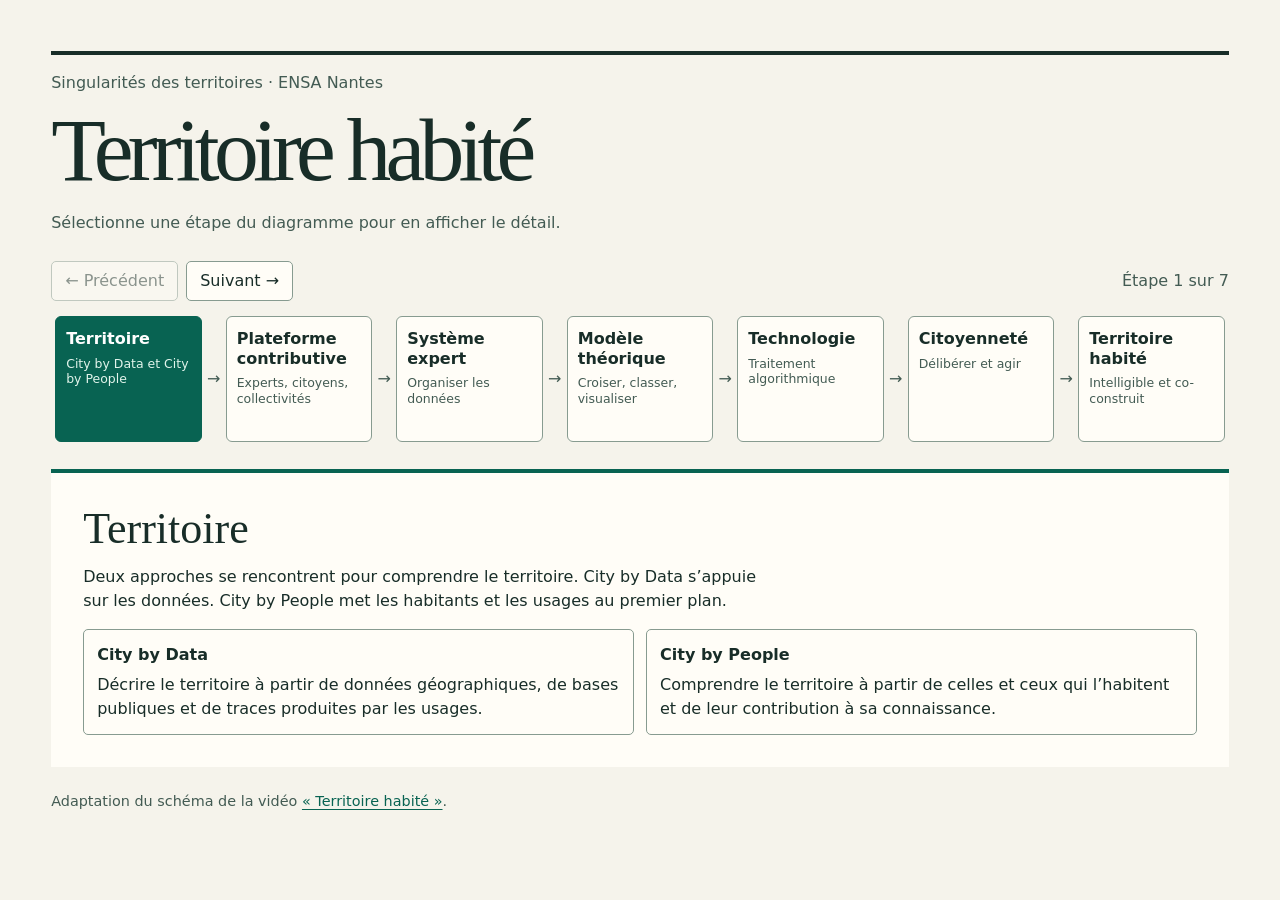
<file: diagramme-vidéo.html>
<!doctype html>
<html lang="fr">
<head>
<meta charset="utf-8">
<meta name="viewport" content="width=device-width, initial-scale=1">
<title>Territoire habité — Diagramme interactif</title>
<style>
:root{color-scheme:light;--paper:#f5f3eb;--card:#fffdf7;--ink:#182d28;--muted:#435b53;--accent:#086352;--line:#879b90}
*{box-sizing:border-box}
body{margin:0;background:var(--paper);color:var(--ink);font:16px/1.5 "Segoe UI",system-ui,sans-serif}
main{max-width:1440px;margin:auto;padding:clamp(16px,4vw,56px)}
header{border-top:4px solid var(--ink);padding-top:16px}
h1,h2,h3,p{margin:0}
h1{font:normal clamp(2.8rem,7vw,6rem)/1 Georgia,serif;letter-spacing:-.065em;margin:10px 0 16px}
h2{font:normal clamp(1.7rem,4vw,2.75rem)/1.1 Georgia,serif;margin-bottom:12px}
h3{font-size:1rem;margin-bottom:6px}
header p,footer,.hint,#position{color:var(--muted)}
a{color:var(--accent);text-underline-offset:3px}
button{font:inherit;color:inherit;cursor:pointer}
:focus-visible{outline:3px solid #a94317;outline-offset:3px}
.navigator{display:flex;flex-wrap:wrap;gap:8px;align-items:center;margin:26px 0 8px}
.navigator button{min-height:40px;padding:6px 13px;border:1px solid var(--line);border-radius:5px;background:var(--card)}
.navigator button:disabled{opacity:.48;cursor:default}
#position{margin-left:auto;font-variant-numeric:tabular-nums}
.track{overflow-x:auto;padding:7px 4px 13px;scrollbar-color:var(--line) transparent}
.flow{list-style:none;margin:0;padding:0;display:grid;grid-template-columns:repeat(7,minmax(130px,1fr));gap:24px}
.flow li{position:relative;display:flex}
.flow li:not(:last-child)::after{content:"→";position:absolute;left:100%;width:24px;top:50%;transform:translateY(-50%);text-align:center;color:var(--muted);pointer-events:none}
.stage{width:100%;min-height:126px;padding:12px 10px;display:flex;flex-direction:column;gap:7px;text-align:left;background:var(--card);border:1px solid var(--line);border-radius:6px;line-height:1.24}
.stage small{font-size:.78rem;color:var(--muted)}
.stage:hover{border-color:var(--accent);background:#e4f0e9}
.stage[aria-pressed=true]{background:var(--accent);border-color:var(--accent);color:white}
.stage[aria-pressed=true] small{color:#e1f4eb}
.hint{display:none;font-size:.87rem}
.detail{margin-top:14px;padding:clamp(16px,3vw,32px);border-top:4px solid var(--accent);background:var(--card)}
.detail>p{max-width:68ch}
.topics{display:grid;grid-template-columns:repeat(auto-fit,minmax(min(100%,220px),1fr));gap:12px;margin-top:16px}
.topics:empty{display:none}
article{border:1px solid var(--line);border-radius:5px;padding:13px}
ul{margin:8px 0 0;padding-left:20px}
footer{margin-top:24px;font-size:.9rem}
@media(max-width:1140px){.hint{display:block}}
</style>
</head>
<body>
<main>
<header>
  <p>Singularités des territoires · ENSA Nantes</p>
  <h1>Territoire habité</h1>
  <p>Sélectionne une étape du diagramme pour en afficher le détail.</p>
</header>

<nav class="navigator" aria-label="Navigation entre les étapes">
  <button id="prev" type="button">← Précédent</button>
  <button id="next" type="button">Suivant →</button>
  <output id="position" aria-label="Étape"></output>
</nav>

<p class="hint">Fais défiler le diagramme horizontalement pour voir les autres étapes.</p>

<div class="track" aria-label="Diagramme horizontal du territoire habité">
  <ol class="flow">
    <li>
      <button class="stage" type="button" data-id="territoire" aria-controls="details" aria-pressed="true">
        <strong>Territoire</strong><small>City by Data et City by People</small>
      </button>
    </li>
    <li>
      <button class="stage" type="button" data-id="plateforme" aria-controls="details" aria-pressed="false">
        <strong>Plateforme contributive</strong><small>Experts, citoyens, collectivités</small>
      </button>
    </li>
    <li>
      <button class="stage" type="button" data-id="systeme" aria-controls="details" aria-pressed="false">
        <strong>Système expert</strong><small>Organiser les données</small>
      </button>
    </li>
    <li>
      <button class="stage" type="button" data-id="modele" aria-controls="details" aria-pressed="false">
        <strong>Modèle théorique</strong><small>Croiser, classer, visualiser</small>
      </button>
    </li>
    <li>
      <button class="stage" type="button" data-id="technologie" aria-controls="details" aria-pressed="false">
        <strong>Technologie</strong><small>Traitement algorithmique</small>
      </button>
    </li>
    <li>
      <button class="stage" type="button" data-id="citoyennete" aria-controls="details" aria-pressed="false">
        <strong>Citoyenneté</strong><small>Délibérer et agir</small>
      </button>
    </li>
    <li>
      <button class="stage" type="button" data-id="habite" aria-controls="details" aria-pressed="false">
        <strong>Territoire habité</strong><small>Intelligible et co-construit</small>
      </button>
    </li>
  </ol>
</div>

<section class="detail" id="details" aria-labelledby="title">
  <h2 id="title" aria-live="polite">Territoire</h2>
  <p id="description"></p>
  <ul id="examples" hidden></ul>
  <div class="topics" id="topics"></div>
</section>

<footer>
  Adaptation du schéma de la vidéo
  <a href="https://singularitesdesterritoires.nantes.archi.fr/html/presentation.html">« Territoire habité »</a>.
</footer>
</main>

<script>
const details = {
  territoire: [
    'Territoire',
    'Deux approches se rencontrent pour comprendre le territoire. City by Data s’appuie sur les données. City by People met les habitants et les usages au premier plan.'
  ],
  cbd: [
    'City by Data',
    'Décrire le territoire à partir de données géographiques, de bases publiques et de traces produites par les usages.'
  ],
  cbp: [
    'City by People',
    'Comprendre le territoire à partir de celles et ceux qui l’habitent et de leur contribution à sa connaissance.'
  ],
  plateforme: [
    'Plateforme contributive',
    'La plateforme relie experts, citoyens et collectivités. Son interface permet de contribuer à la compréhension du territoire et de partager ce qui en ressort.'
  ],
  experts: [
    'Intégrer · Experts',
    'Les experts apportent et intègrent leurs connaissances dans la plateforme.'
  ],
  citoyens: [
    'Partager et contribuer · Citoyens',
    'L’interface permet aux citoyens de comprendre le territoire et de participer à sa description.'
  ],
  collectivites: [
    'Visualiser · Collectivités',
    'Les collectivités consultent les représentations produites à partir des données et contributions.'
  ],
  systeme: [
    'Système expert',
    'Le système organise les données en arborescences et en tableaux pour permettre leur traitement.'
  ],
  statiques: [
    'Données statiques',
    'Ces ressources fournissent des descriptions du territoire à un état donné.',
    ['Bases de données géographiques, open data, Wikidata, OpenStreetMap et données partenaires.']
  ],
  dynamiques: [
    'Données dynamiques',
    'Ces données évoluent au fil des déplacements, des interactions et des mesures.',
    ['Traces GPS, réseaux sociaux, capteurs connectés et applications mobiles.']
  ],
  modele: [
    'Modèle théorique abstrait',
    'Le modèle structure l’analyse autour de trois opérations complémentaires.',
    ['Croiser les sources, classer les éléments et visualiser les résultats.']
  ],
  croiser: [
    'Croiser',
    'Mettre en relation plusieurs sources ou couches pour repérer des liens.',
    ['Stratigraphie, web sémantique, relations spatiales.']
  ],
  classer: [
    'Classer',
    'Regrouper les éléments selon leurs propriétés pour faciliter leur comparaison et leur traitement.',
    ['Catégories, mots-clés, formes, métadonnées, indicateurs.']
  ],
  visualiser: [
    'Visualiser',
    'Rendre l’analyse lisible et permettre d’explorer différents états du territoire.',
    ['Cartographies, tableaux de bord, simulations, représentations 3D, discussions et conférences.']
  ],
  technologie: [
    'Technologie · Traitement algorithmique',
    'Les outils techniques servent à interroger les sources, préparer les données et produire des représentations.',
    [
      'RDF et SPARQL pour les données liées, API et bases relationnelles pour les traitements.',
      'JavaScript, Python, QGIS, Mapbox GL JS et D3.js pour l’analyse et la représentation.'
    ]
  ],
  citoyennete: [
    'Citoyenneté',
    'Le schéma relie la lecture des singularités à la délibération, et l’exploration des potentialités à l’action.'
  ],
  singularites: [
    'Singularités · Délibérer',
    'Les singularités désignent les formes et les dynamiques propres au territoire. Les rendre lisibles permet d’en débattre avec transparence.'
  ],
  potentialites: [
    'Potentialités · Agir',
    'Les potentialités désignent les évolutions et les scénarios possibles. Ils permettent d’envisager des actions, puis de les évaluer et de les réajuster.'
  ],
  habite: [
    'Territoire habité',
    'Le schéma aboutit à un territoire intelligible et co-construit, où la connaissance partagée alimente la délibération et l’action.'
  ]
};

const topicsByStage = {
  territoire: ['cbd', 'cbp'],
  plateforme: ['experts', 'citoyens', 'collectivites'],
  systeme: ['statiques', 'dynamiques'],
  modele: ['croiser', 'classer', 'visualiser'],
  technologie: [],
  citoyennete: ['singularites', 'potentialites'],
  habite: []
};

const buttons = [...document.querySelectorAll('.stage')];
const track = document.querySelector('.track');
const title = document.querySelector('#title');
const description = document.querySelector('#description');
const examples = document.querySelector('#examples');
const topics = document.querySelector('#topics');
const prev = document.querySelector('#prev');
const next = document.querySelector('#next');
const position = document.querySelector('#position');
let active = 0;

function element(tag, text) {
  const node = document.createElement(tag);
  node.textContent = text;
  return node;
}

function show(index, reveal = true) {
  active = index;
  const button = buttons[index];
  const id = button.dataset.id;
  const [label, text, items = []] = details[id];

  title.textContent = label;
  description.textContent = text;
  examples.replaceChildren(...items.map(item => element('li', item)));
  examples.hidden = items.length === 0;

  topics.replaceChildren(...topicsByStage[id].map(key => {
    const [name, summary, examples = []] = details[key];
    const article = document.createElement('article');
    article.append(element('h3', name), element('p', summary));
    if (examples.length) {
      const list = document.createElement('ul');
      list.append(...examples.map(example => element('li', example)));
      article.append(list);
    }
    return article;
  }));

  buttons.forEach((node, i) => node.setAttribute('aria-pressed', String(i === index)));
  prev.disabled = index === 0;
  next.disabled = index === buttons.length - 1;
  position.textContent = 'Étape ' + (index + 1) + ' sur ' + buttons.length;

  if (reveal) {
    const frame = track.getBoundingClientRect();
    const rect = button.getBoundingClientRect();
    if (rect.left < frame.left || rect.right > frame.right) {
      track.scrollLeft += (rect.left + rect.right - frame.left - frame.right) / 2;
    }
  }
}

buttons.forEach((button, index) => {
  button.addEventListener('click', () => show(index));
  button.addEventListener('keydown', event => {
    const step = {'ArrowLeft': -1, 'ArrowRight': 1}[event.key];
    if (!step) return;
    event.preventDefault();
    const target = Math.max(0, Math.min(buttons.length - 1, index + step));
    buttons[target].focus({preventScroll: true});
    show(target);
  });
});

prev.addEventListener('click', () => show(active - 1));
next.addEventListener('click', () => show(active + 1));
show(0, false);
</script>
</body>
</html>

<!-- Test : diagramme-vidéo -->
</file>
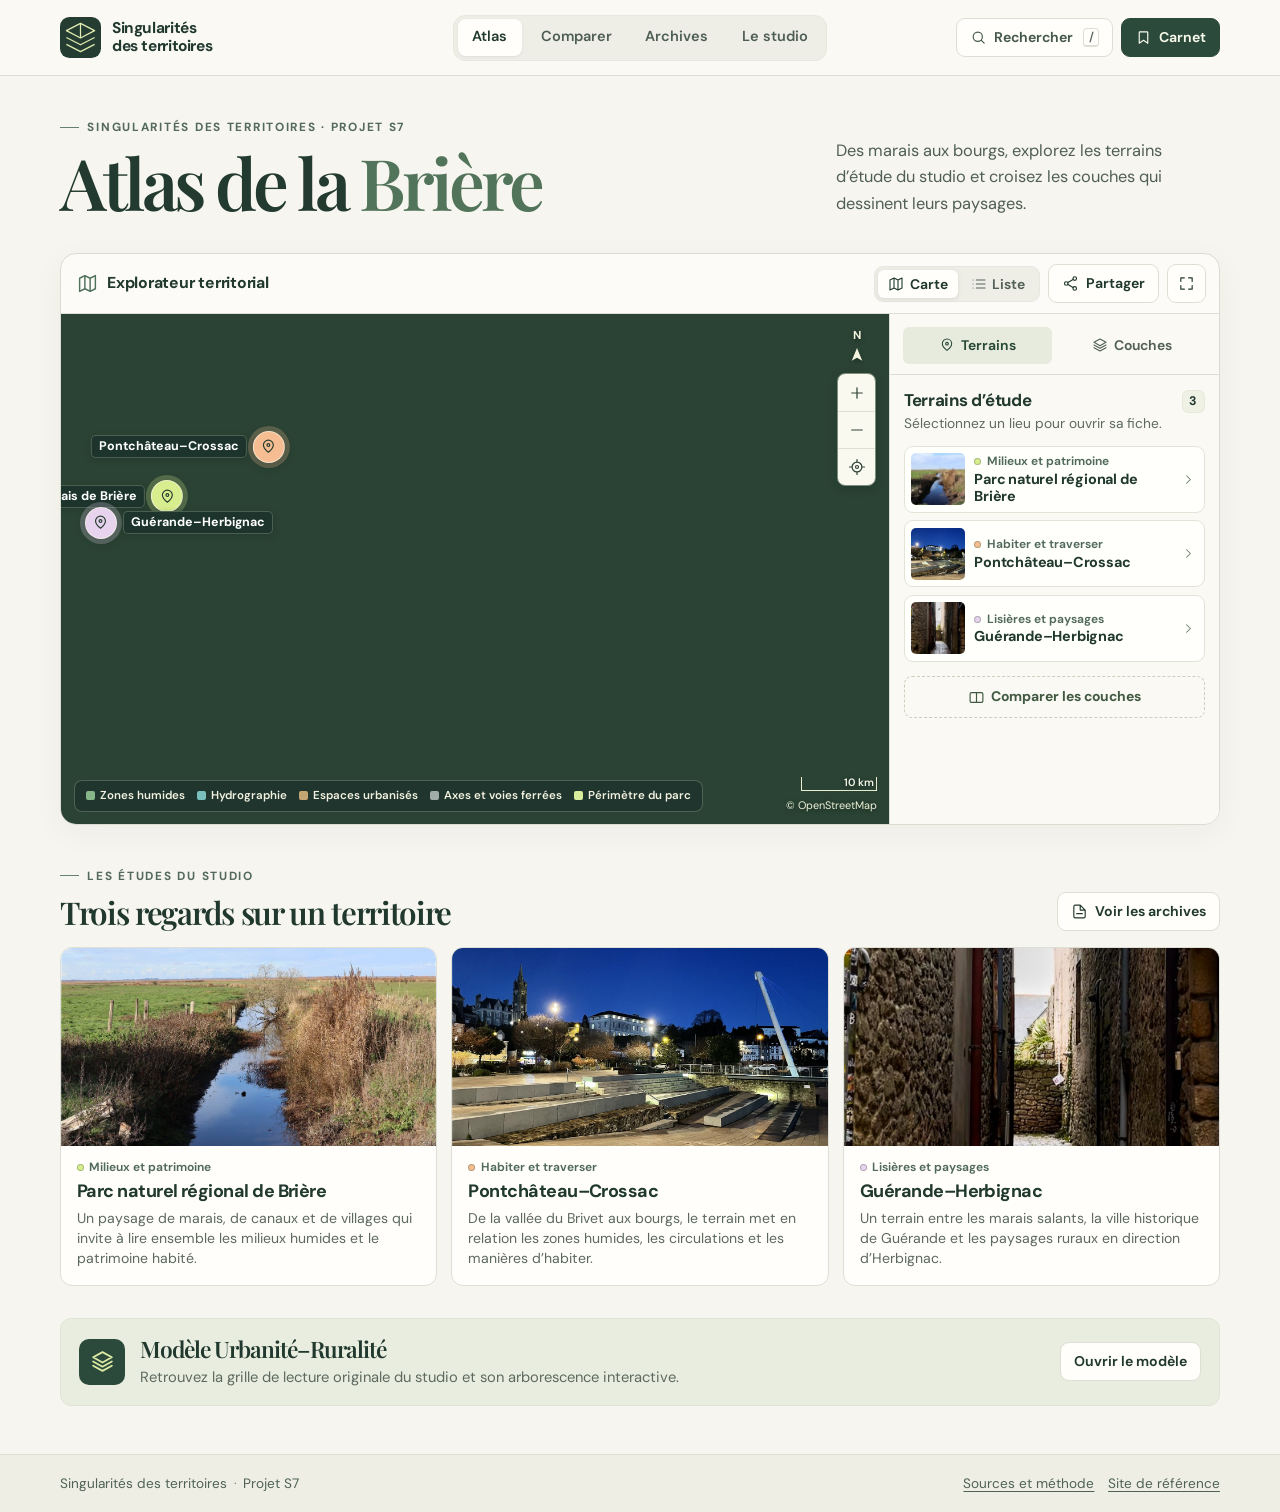
<file: index-atlas-briere.html>
<!doctype html>
<html lang="fr">
<head>
  <meta charset="utf-8">
  <meta name="viewport" content="width=device-width, initial-scale=1">
  <meta name="theme-color" content="#f6f5ef">
  <meta name="description" content="Atlas interactif des terrains d’étude du studio Singularités des territoires autour de la Brière.">
  <title>Atlas de la Brière — Singularités des territoires</title>
  <link rel="icon" href="media/atlas.svg" type="image/svg+xml">
  <link rel="stylesheet" href="styles.css">
  <script defer src="content.js"></script>
  <script defer src="map-data.js"></script>
  <script defer src="map.js"></script>
  <script defer src="views.js"></script>
  <script defer src="app.js"></script>
</head>
<body>
  <a class="skip-link" href="#main">Aller au contenu</a>
  <header class="site-header">
    <div class="site-bar">
      <a class="brand" href="#atlas" aria-label="Singularités des territoires, accueil de l’atlas">
        <img src="media/atlas.svg" alt="" width="42" height="42">
        <span>Singularités<br>des territoires</span>
      </a>
      <nav class="primary-nav" aria-label="Navigation principale">
        <a href="#atlas" data-nav="atlas" aria-current="page">Atlas</a>
        <a href="#comparer" data-nav="comparer">Comparer</a>
        <a href="#archives" data-nav="archives">Archives</a>
        <a href="#studio" data-nav="studio">Le studio</a>
      </nav>
      <div class="header-actions">
        <button class="button search-launch" type="button" data-action="search" aria-label="Rechercher dans l’atlas" aria-keyshortcuts="Control+K /"><span data-icon="search"></span><span class="desktop-label">Rechercher</span><kbd>/</kbd></button>
        <button class="button notebook-launch" type="button" data-action="notebook" aria-label="Ouvrir le carnet"><span data-icon="bookmark"></span><span class="desktop-label">Carnet</span><span id="notebook-count" class="number" hidden></span></button>
      </div>
    </div>
  </header>
  <main id="main" tabindex="-1"></main>
  <footer class="site-footer">
    <div class="footer-inner">
      <span>Singularités des territoires <span class="footer-dot">·</span> Projet S7</span>
      <div><a href="#studio">Sources et méthode</a><a href="https://singularitesdesterritoires.nantes.archi.fr/html/PNR/2026/index.html" target="_blank" rel="noopener">Site de référence</a></div>
    </div>
  </footer>
  <dialog id="overlay" class="overlay" aria-labelledby="dialog-title"></dialog>
  <p id="notification" class="notification" role="status"></p>
  <noscript><p class="shell">Activez JavaScript pour utiliser la carte interactive et consulter les terrains d’étude.</p></noscript>
</body>
</html>
</file>
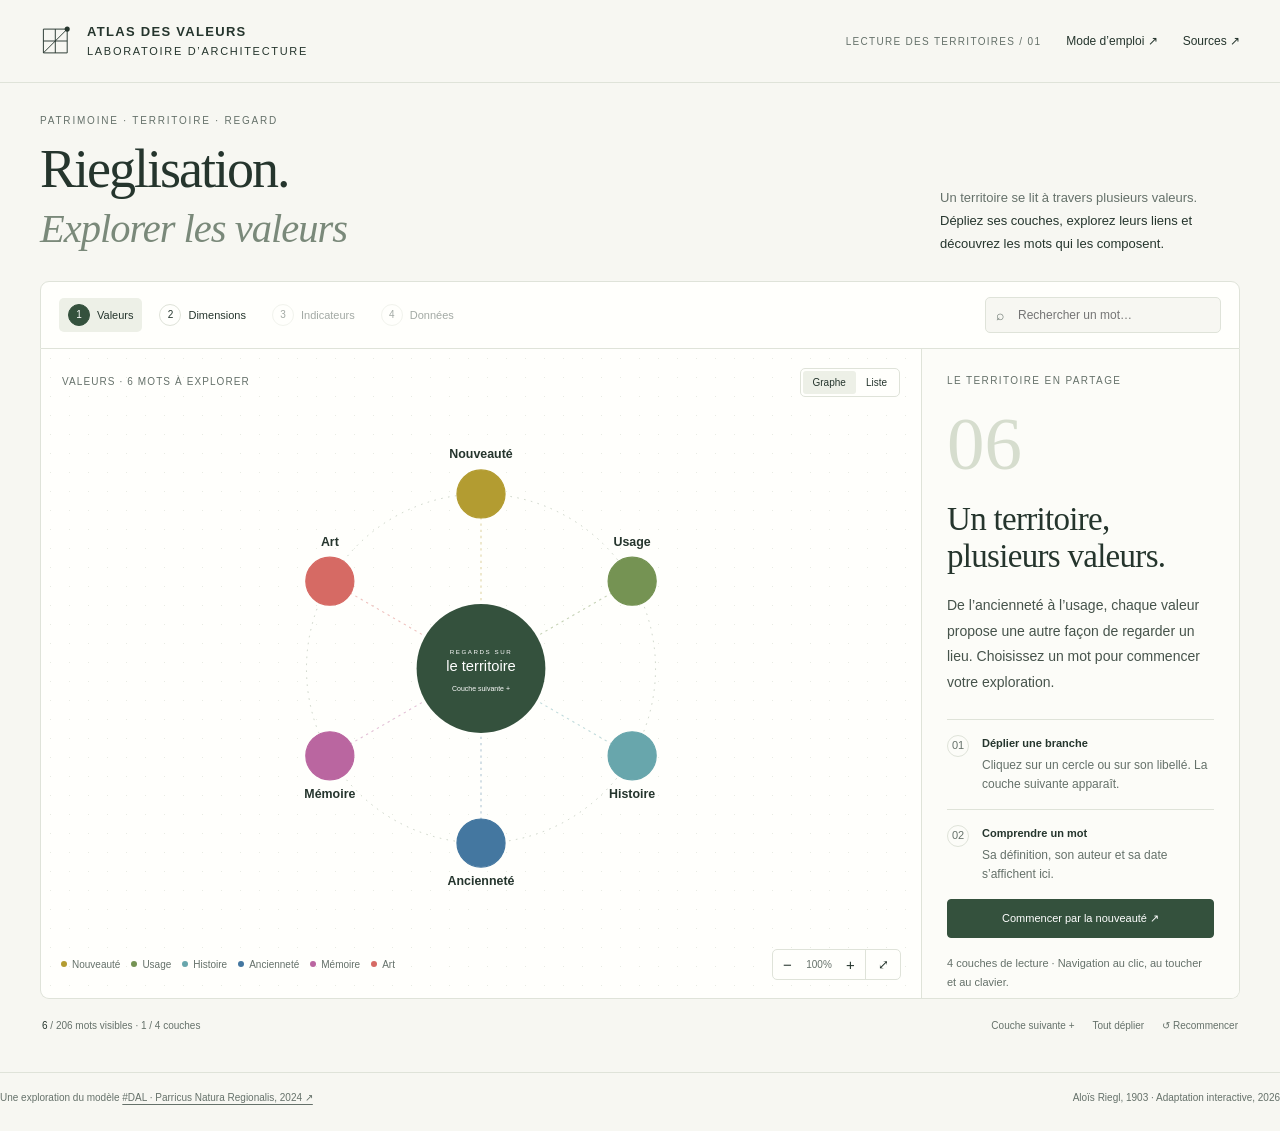
<file: Rieglisation v1.html>
<!doctype html>
<html lang="fr">
<head>
<meta charset="utf-8">
<meta name="viewport" content="width=device-width,initial-scale=1">
<meta name="description" content="Explorer les valeurs patrimoniales d’un territoire : diagramme Rieglisation, couches interactives et définitions sourcées.">
<title>Rieglisation — Atlas des valeurs</title>
<style>
:root{--paper:#f7f7f2;--white:#fffffc;--ink:#25352d;--muted:#65716a;--line:#dfe3d9;--accent:#34513d;--soft:#edf0e7;--orange:#bf542d;--serif:Georgia,'Times New Roman',serif;--sans:Arial,Helvetica,sans-serif}*{box-sizing:border-box}body{margin:0;background:var(--paper);color:var(--ink);font-family:var(--sans);font-size:14px}button,input{font:inherit}button,a,input{touch-action:manipulation}button{color:inherit;cursor:pointer}button:disabled{cursor:default;opacity:.42}button:focus-visible,a:focus-visible,input:focus-visible,summary:focus-visible{outline:3px solid var(--orange);outline-offset:4px}a{color:var(--accent);text-underline-offset:3px}header{max-width:1700px;margin:auto;padding:22px 40px;border-bottom:1px solid var(--line);display:flex;align-items:center;justify-content:space-between;gap:18px}.brand{display:flex;align-items:center;gap:13px;letter-spacing:1.7px;font-size:11px;line-height:1.6;text-transform:uppercase}.brand b{font-size:13px;letter-spacing:1.3px}.brand svg{width:34px;height:34px}.header-right{display:flex;align-items:center;gap:25px}.tag{font-size:10px;letter-spacing:1.3px;text-transform:uppercase;color:var(--muted)}.text-btn{border:0;background:none;padding:8px 0;font-size:12px}.text-btn:hover{text-decoration:underline;text-underline-offset:4px}.intro{max-width:1700px;padding:30px 40px 25px;margin:auto;display:flex;gap:30px;align-items:flex-end;justify-content:space-between}.eyebrow{color:var(--muted);font-size:10px;letter-spacing:1.8px;text-transform:uppercase;margin:0 0 12px;line-height:1.6}h1{font-family:var(--serif);font-weight:400;letter-spacing:-2px;font-size:60px;margin:0;line-height:1.05}h1 em{color:#7a897a;font-weight:400}.intro-copy{max-width:380px;margin:0;color:var(--muted);font-size:13px;line-height:1.8}.intro-copy b{color:var(--ink);font-weight:500}.workspace{max-width:1700px;padding:0 40px;margin:0 auto 20px}.toolbar{border:1px solid var(--line);background:var(--white);padding:15px 18px;display:flex;align-items:center;justify-content:space-between;gap:15px;border-radius:9px 9px 0 0}.layers{display:flex;gap:8px;align-items:center;flex-wrap:wrap}.layer{border:0;background:none;border-radius:5px;padding:6px 9px;font-size:11px;display:flex;gap:7px;align-items:center}.layer span{border:1px solid var(--line);border-radius:50%;width:22px;height:22px;display:grid;place-items:center;font-size:10px}.layer.active{background:var(--soft)}.layer.active span{background:var(--accent);color:white;border-color:var(--accent)}.layer.reached span{border-color:var(--accent)}.layer:hover:enabled{background:var(--soft)}.search{position:relative;width:236px;flex-shrink:0}.search input{width:100%;border:1px solid var(--line);border-radius:5px;background:var(--paper);padding:10px 30px 10px 32px;font-size:12px;color:var(--ink)}.search-symbol{position:absolute;left:11px;top:10px;pointer-events:none;color:var(--muted)}.search-clear{position:absolute;right:6px;top:6px;border:0;background:none;padding:3px 5px}.results{position:absolute;top:42px;right:0;width:340px;max-height:330px;overflow:auto;background:var(--white);border:1px solid var(--line);border-radius:7px;z-index:20;box-shadow:0 12px 40px #25352d16}.results button{display:block;text-align:left;width:100%;border:0;border-bottom:1px solid var(--line);padding:12px 14px;background:none}.results button:hover{background:var(--soft)}.results small{display:block;color:var(--muted);font-size:10px;margin-top:5px}.results p{padding:10px 15px;font-size:12px;color:var(--muted)}.canvas-layout{display:grid;grid-template-columns:minmax(0,1fr) 318px;min-height:620px;border:1px solid var(--line);border-top:0;border-radius:0 0 9px 9px;background:var(--white);overflow:hidden}.graph-region{position:relative;min-width:0;background-image:radial-gradient(#9ba78d39 .75px,transparent .75px);background-size:19px 19px;display:flex;flex-direction:column}.graph-top{display:flex;justify-content:space-between;gap:15px;align-items:center;padding:19px 21px 0;position:relative;z-index:2}.graph-caption{font-size:10px;letter-spacing:1.1px;text-transform:uppercase;color:var(--muted)}.segmented{background:var(--white);border:1px solid var(--line);border-radius:5px;display:flex;padding:2px}.segmented button{border:0;background:none;padding:6px 10px;font-size:10px;border-radius:3px}.segmented button[aria-pressed=true]{background:var(--soft)}.graph-area{height:510px;position:relative;flex:1;min-height:440px}#diagram{width:100%;height:100%;display:block;cursor:grab;touch-action:none;user-select:none}#diagram.dragging{cursor:grabbing}.guide-ring{fill:none;stroke:#bcc6b7;stroke-width:1;stroke-dasharray:2 7;pointer-events:none}.connector{fill:none;stroke-width:1.4;opacity:.42;pointer-events:none}.node{cursor:pointer;outline:none}.node circle{transition:stroke-width .2s,fill .2s}.node:hover .node-disc,.node:focus .node-disc{stroke:var(--ink);stroke-width:3}.node text{fill:var(--ink);font-family:var(--sans);paint-order:stroke;stroke:var(--white);stroke-width:5px;stroke-linejoin:round}.node.selected .node-disc{stroke:var(--ink);stroke-width:3}.node.selected text{font-weight:700}.node.new{animation:appear .4s ease-out both}@keyframes appear{from{opacity:0;transform:scale(.97)}to{opacity:1;transform:scale(1)}}.node-focus-ring{fill:none;stroke:var(--ink);stroke-dasharray:2 4;stroke-width:1.2}.root-button{cursor:pointer}.root-button:hover circle,.root-button:focus circle{fill:#45684d}.root-button text{fill:#fff;font-family:var(--sans);pointer-events:none}.graph-bottom{padding:9px 20px 18px;display:flex;gap:12px;align-items:center;justify-content:space-between}.legend{display:flex;gap:11px;flex-wrap:wrap;font-size:10px;color:var(--muted);max-width:450px}.legend span{display:flex;align-items:center;gap:5px}.dot{width:6px;height:6px;border-radius:50%;background:var(--c);display:inline-block;flex-shrink:0}.zoom{display:flex;align-items:center;background:var(--white);border:1px solid var(--line);border-radius:5px;overflow:hidden;flex-shrink:0}.zoom button{border:0;background:none;width:29px;height:29px;font-size:15px}.zoom button:hover{background:var(--soft)}.zoom button:last-child{border-left:1px solid var(--line);font-size:13px;width:35px}.zoom output{font-size:10px;color:var(--muted);min-width:34px;text-align:center}aside{border-left:1px solid var(--line);padding:26px 25px;overflow:auto;max-height:740px;background:#fcfcf8}.panel-kicker{font-size:10px;letter-spacing:1.4px;text-transform:uppercase;color:var(--muted);display:flex;align-items:center;gap:8px}.number{font-family:var(--serif);font-size:75px;line-height:1;color:#d6ddce;margin:20px 0 8px}aside h2{font-family:var(--serif);font-size:33px;font-weight:400;line-height:1.12;letter-spacing:-.7px;margin:20px 0 18px;overflow-wrap:anywhere}.definition{font-size:14px;line-height:1.85;color:#46534b;margin-bottom:23px}.instruction{display:flex;gap:13px;align-items:flex-start;padding:15px 0;border-top:1px solid var(--line);font-size:12px;line-height:1.6;color:var(--muted)}.instruction b{font-size:11px;color:var(--ink);display:block;margin-bottom:3px}.instruction>span{font-size:11px;width:22px;height:22px;border:1px solid var(--line);border-radius:50%;display:grid;place-items:center;flex-shrink:0}.primary{border:1px solid var(--accent);background:var(--accent);color:white;padding:12px 16px;border-radius:4px;font-size:11px;display:inline-flex;align-items:center;justify-content:center;gap:12px}.primary:hover{background:#45684d}.secondary{border:1px solid var(--line);background:var(--white);padding:11px 12px;border-radius:4px;font-size:11px}.secondary:hover{background:var(--soft)}.wide{width:100%}.panel-actions{display:flex;gap:8px;flex-wrap:wrap;margin:18px 0}.panel-actions .primary{flex:1}.source-card{border-top:1px solid var(--line);padding-top:18px;font-size:11px;line-height:1.65}.source-card .source-label{font-size:9px;letter-spacing:1.3px;text-transform:uppercase;color:var(--muted);margin:0 0 9px}.source-card strong{display:block;font-weight:500;font-size:12px;margin-bottom:4px}.source-card a{display:inline-block;margin-top:9px}.source-note{color:var(--muted);font-size:10px;line-height:1.7;margin-top:10px}.date-chip{font-size:10px;background:var(--soft);padding:3px 6px;display:inline-block;border-radius:3px;margin:3px 0 7px}.context{border-left:2px solid var(--branch,var(--accent));padding:0 0 0 12px;font-size:12px;line-height:1.7;color:var(--muted);margin:20px 0}.crumbs{display:flex;flex-wrap:wrap;gap:5px;font-size:10px;line-height:1.8;color:var(--muted);margin-top:18px}.crumbs button{background:none;padding:0;border:0;font-size:10px;color:var(--muted);text-align:left}.crumbs button:hover{text-decoration:underline}.related{margin-top:25px}.related p{font-size:9px;letter-spacing:1px;text-transform:uppercase;color:var(--muted)}.related button{display:block;border:0;border-bottom:1px solid var(--line);background:none;padding:9px 0;font-size:11px;width:100%;text-align:left}.related button::after{content:'↗';float:right;color:var(--muted)}.footer-bar{display:flex;justify-content:space-between;align-items:center;gap:15px;padding:13px 2px;font-size:10px;color:var(--muted)}.footer-buttons{display:flex;gap:18px;align-items:center}.footer-buttons button{font-size:10px}.status b{font-weight:500;color:var(--ink)}footer{border-top:1px solid var(--line);max-width:1620px;margin:12px auto 0;padding:17px 0 25px;display:flex;justify-content:space-between;gap:20px;color:var(--muted);font-size:10px;line-height:1.6}footer a{color:var(--muted)}[hidden]{display:none!important}.list-view{position:absolute;inset:0;overflow:auto;padding:15px 22px;background:var(--white)}.list-row{display:flex;align-items:center;gap:9px;padding:10px 8px 10px calc(8px + var(--depth)*16px);width:100%;text-align:left;background:none;border:0;border-bottom:1px solid var(--line);font-size:12px}.list-row:hover,.list-row.selected{background:var(--soft)}.list-row small{margin-left:auto;font-size:9px;color:var(--muted)}dialog{border:1px solid var(--line);border-radius:10px;background:var(--white);padding:32px;width:min(660px,92vw);max-height:85vh;color:var(--ink);box-shadow:0 25px 100px #25352d25}dialog::backdrop{background:#14251db0;backdrop-filter:blur(4px)}dialog h2{font-family:var(--serif);font-size:35px;font-weight:400;margin:12px 0 22px}dialog p,dialog li{line-height:1.8;font-size:13px;color:#46534b}dialog li{margin-bottom:10px}dialog .close{float:right;border:1px solid var(--line);border-radius:50%;background:none;width:29px;height:29px}dialog details{border-top:1px solid var(--line);padding:14px 0;font-size:12px}dialog summary{cursor:pointer;line-height:1.6}.sr-only{position:absolute;width:1px;height:1px;padding:0;margin:-1px;overflow:hidden;clip:rect(0,0,0,0);white-space:nowrap;border:0}.empty-notice{font-size:12px;color:var(--muted)}.level-note{margin-top:16px;font-size:11px;line-height:1.7;color:var(--muted)}.back-start{margin-top:16px}
@media(min-width:1550px){.canvas-layout{grid-template-columns:minmax(0,1fr) 350px}.graph-area{height:600px}.canvas-layout{min-height:710px}aside{padding:30px}header,.intro{padding-left:50px;padding-right:50px}.workspace{padding:0 50px}}
@media(max-width:1050px){header{padding:18px 22px}.intro{padding:25px 22px}.workspace{padding:0 22px}.canvas-layout{grid-template-columns:minmax(0,1fr) 280px}h1{font-size:48px}.intro-copy{max-width:320px}.toolbar{flex-wrap:wrap}.search{flex:1;min-width:200px}.layers{flex:1}aside{padding:22px 20px}.legend{gap:7px}footer{margin:12px 22px 0}.header-right .tag{display:none}}
@media(max-width:760px){header{padding:15px 18px}.brand{font-size:9px}.brand b{font-size:11px}.header-right{gap:10px}.intro{display:block;padding:24px 18px}h1{font-size:47px}.intro-copy{margin-top:17px;max-width:none;font-size:12px}.workspace{padding:0 12px}.toolbar{padding:11px;gap:12px}.layers{flex-wrap:nowrap;gap:1px;width:100%;justify-content:space-between;flex-basis:100%}.layer{font-size:10px;padding:4px;gap:4px}.layer span{width:19px;height:19px}.search{width:100%}.results{width:100%}.canvas-layout{display:flex;flex-direction:column}.graph-region{min-height:500px}.graph-area{height:405px;min-height:360px}.graph-top{padding:14px 13px 0}.graph-caption{font-size:8px}.graph-bottom{padding:10px 13px 15px;align-items:flex-end}.legend{font-size:9px;max-width:210px;gap:8px}.zoom button{width:27px}aside{border-left:0;border-top:1px solid var(--line);max-height:none;padding:23px}.number{display:none}aside h2{font-size:31px}.definition{font-size:14px}.instructions{display:grid;grid-template-columns:1fr 1fr;gap:18px}.instruction{font-size:11px}.footer-bar{align-items:flex-start;line-height:1.8}.footer-buttons{gap:13px;flex-wrap:wrap;justify-content:flex-end}footer{margin:0 18px;display:block}footer span{display:block;margin-top:6px}dialog{padding:24px}}
@media(prefers-reduced-motion:reduce){*,*::before,*::after{animation:none!important;transition:none!important;scroll-behavior:auto!important}}
.intro>div{flex:1;min-width:0}.intro-copy{flex:0 0 300px}h1{font-size:54px}h1 em{display:block;font-size:.75em;line-height:1.3;margin-top:5px;letter-spacing:-1px}.canvas-layout{height:650px;min-height:650px}.graph-region{height:100%;min-height:0}.graph-area{height:auto;min-height:0;flex:1}#diagram{position:absolute;inset:0}aside{max-height:none;min-height:0}.layers{flex-shrink:0}.graph-top .graph-caption{line-height:1.6}
@media(min-width:1550px){.canvas-layout{height:710px;min-height:710px}.graph-area{height:auto}}
@media(min-width:761px) and (max-width:1050px){.toolbar .layers{flex-basis:100%;justify-content:space-between}.toolbar .search{flex-basis:100%}.canvas-layout{height:670px;min-height:670px}.intro-copy{flex-basis:250px}h1{font-size:47px}}
@media(max-width:760px){h1{font-size:43px}h1 em{font-size:.79em}.intro-copy{max-width:none}.canvas-layout{height:auto;min-height:0}.graph-region{height:510px;min-height:510px}.graph-area{height:auto;min-height:0}.layers{flex-shrink:1}aside{overflow:visible}}
@media print{header,.toolbar,.graph-top,.zoom,.footer-buttons,dialog,.panel-actions,.related,.search,footer{display:none!important}.intro{padding:10px}h1{font-size:30px}.workspace{padding:0}.canvas-layout{border:0;grid-template-columns:2fr 1fr;height:700px}.graph-area{height:600px}.node.new{animation:none}.source-note{font-size:9px}body{background:white}aside{max-height:none}}
</style>
</head>
<body>
<header>
  <div class="brand"><svg viewBox="0 0 40 40" aria-hidden="true"><path d="M4 34V6h28v28H4m0-14h28M18 6v28M4 34 32 6" fill="none" stroke="currentColor" stroke-width="1.1"/><circle cx="32" cy="6" r="3" fill="currentColor"/></svg><div><b>Atlas des valeurs</b><br>Laboratoire d’architecture</div></div>
  <div class="header-right"><span class="tag">Lecture des territoires / 01</span><button class="text-btn" id="help-open">Mode d’emploi ↗</button><button class="text-btn" id="sources-open">Sources ↗</button></div>
</header>
<section class="intro" aria-labelledby="title">
 <div><p class="eyebrow">Patrimoine · Territoire · Regard</p><h1 id="title">Rieglisation<span aria-hidden="true">.</span> <em>Explorer les valeurs</em></h1></div>
 <p class="intro-copy">Un territoire se lit à travers plusieurs valeurs.<br><b>Dépliez ses couches, explorez leurs liens et découvrez les mots qui les composent.</b></p>
</section>
<main class="workspace">
 <div class="toolbar">
  <nav class="layers" aria-label="Couches du diagramme"></nav>
  <div class="search"><label for="search" class="sr-only">Rechercher un mot dans le diagramme</label><span class="search-symbol" aria-hidden="true">⌕</span><input type="search" id="search" placeholder="Rechercher un mot…" autocomplete="off" aria-controls="results" aria-expanded="false"><div class="results" id="results" hidden></div></div>
 </div>
 <div class="canvas-layout">
  <section class="graph-region" aria-label="Exploration des valeurs patrimoniales">
   <div class="graph-top"><span class="graph-caption" id="graph-caption">Six entrées pour lire un territoire</span><div class="segmented" role="group" aria-label="Mode d’affichage"><button id="graph-mode" aria-pressed="true">Graphe</button><button id="list-mode" aria-pressed="false">Liste</button></div></div>
   <div class="graph-area"><svg id="diagram" viewBox="-380 -360 760 720" role="group" aria-label="Diagramme interactif Rieglisation. Les mots sont activables au clavier." xmlns="http://www.w3.org/2000/svg"></svg><div id="list" class="list-view" hidden aria-label="Version en liste du diagramme"></div></div>
   <div class="graph-bottom"><div class="legend" aria-label="Légende des six valeurs"></div><div class="zoom" role="group" aria-label="Contrôles du diagramme"><button id="zoom-out" aria-label="Réduire le zoom">−</button><output id="zoom-value" aria-label="Niveau de zoom">100%</output><button id="zoom-in" aria-label="Augmenter le zoom">+</button><button id="fit" aria-label="Ajuster tout le diagramme visible">⤢</button></div></div>
  </section>
  <aside id="definition-panel" aria-label="Définition du mot sélectionné"></aside>
 </div>
 <div class="footer-bar"><span class="status" id="status" role="status" aria-live="polite"></span><div class="footer-buttons"><button id="next-layer" class="text-btn">Couche suivante +</button><button id="show-all" class="text-btn">Tout déplier</button><button id="reset" class="text-btn">↺ Recommencer</button></div></div>
</main>
<footer><span>Une exploration du modèle <a href="https://singularitesdesterritoires.nantes.archi.fr/html/PNR/pnr_2024.html#modele" target="_blank" rel="noopener noreferrer">#DAL · Parricus Natura Regionalis, 2024 ↗</a></span><span>Aloïs Riegl, 1903 · Adaptation interactive, 2026</span></footer>
<dialog id="help"><button class="close" aria-label="Fermer le mode d’emploi">×</button><p class="eyebrow">Prendre en main l’atlas</p><h2>Du regard au détail.</h2><ol><li><b>Cliquez sur une valeur.</b> Sa définition s’affiche à droite et la couche suivante apparaît autour du graphe.</li><li><b>Poursuivez avec une dimension puis un indicateur.</b> Chaque mot ouvre sa propre fiche. Le bouton « Replier » masque ses descendants.</li><li><b>Utilisez « Couche suivante »</b> pour dévoiler le même niveau dans toutes les branches. « Tout déplier » ouvre l’ensemble du modèle.</li><li><b>Zoomez avec + et −</b> ou avec la molette. Faites glisser le fond pour vous déplacer. « Cadrer ce mot » rapproche la branche sélectionnée.</li><li><b>Recherchez un terme</b> pour le retrouver même s’il est masqué. Le mode Liste permet aussi de parcourir les mots au clavier.</li></ol><p>Clavier : Tab pour parcourir les commandes, Entrée ou Espace pour ouvrir un mot. Quand le graphe est actif, + / − pour zoomer, flèches pour déplacer la vue, 0 pour tout cadrer. Échap ferme une fenêtre ou les résultats de recherche.</p></dialog>
<dialog id="sources"><button class="close" aria-label="Fermer les sources">×</button><p class="eyebrow">Références & méthode</p><h2>Des mots situés,<br>des sources explicites.</h2><p>Le diagramme reprend les <b>six valeurs et les ramifications visibles</b> du graphe « Rieglelisation » de #DAL (2024). Sa disposition est adaptée pour la navigation. Quelques libellés sont développés ou corrigés pour la lecture (par exemple « BdD » devient « Bases »).</p><details open><summary>Le modèle territorial · #DAL, 2024</summary><p><a href="https://singularitesdesterritoires.nantes.archi.fr/html/PNR/pnr_2024.html#modele" target="_blank" rel="noopener noreferrer">Parricus Natura Regionalis — Singularités des territoires ↗</a><br>La structure a été relevée sur le diagramme affiché dans Chrome. Les dimensions et indicateurs territoriaux relèvent de cette proposition de modèle ; ils ne sont pas tous des concepts formulés par Riegl.</p></details><details><summary>Les notions patrimoniales · Aloïs Riegl, 1903</summary><p><i>Le Culte moderne des monuments</i>, première publication allemande en 1903. Les fiches sont des synthèses pédagogiques, non des citations. <a href="https://www.editions-allia.com/fr/livre/740/le-culte-moderne-des-monuments" target="_blank" rel="noopener noreferrer">Édition Allia ↗</a>. <a href="https://www.editions-allia.com/files/pdf_710_file.pdf" target="_blank" rel="noopener noreferrer">Extrait du texte, édition 2026 ↗</a>.</p><p>La « Mémoire » du modèle ne correspond pas mot pour mot à la valeur de remémoration intentionnelle de Riegl. La nouveauté est une subdivision de la valeur d’art dans sa théorie ; la grille de 2024 la présente comme une entrée distincte.</p></details><details><summary>Les douze dimensions · Larousse, sans date</summary><p>Innovation, intégrité, adhésion, célébration, reconversion, mutation, reconnaissance, témoignage, transmission, conservation, rareté et dégradation : définitions courtes reformulées à partir des entrées consultées du Dictionnaire de français Larousse. Chaque fiche donne le lien direct. Auteur institutionnel : Larousse ; date de rédaction non indiquée ; consultation le 21 octobre 2026.</p></details><details><summary>Les indicateurs et données · Définitions de travail, 2026</summary><p>Les autres définitions sont des formulations opérationnelles originales de Codex, assistées par IA, rédigées le 21 octobre 2026 pour expliquer les termes dans leur branche. Elles sont identifiées comme telles et ne sont pas attribuées à Larousse, à Riegl ou aux auteurs du modèle. Elles peuvent être remplacées par les références retenues par votre équipe.</p></details><p class="source-note">L’interface fonctionne hors ligne. Les liens bibliographiques nécessitent une connexion. Elle ne mesure pas les valeurs d’un site réel : elle donne à explorer la structure conceptuelle du modèle.</p></dialog>
<script>
'use strict';
const DATA={"nodes": [{"id": "n0", "label": "Nouveauté", "definition": "Valeur accordée à l’apparence achevée et intacte d’un objet, qui semble neuf. Chez Riegl, elle relève des attentes du présent, même lorsqu’elle porte sur un objet ancien.", "parent": null, "source": "riegl", "context": ""}, {"id": "n1", "label": "Usage", "definition": "Valeur d’un monument liée à sa capacité à répondre à des besoins pratiques actuels. Son utilisation peut nécessiter des adaptations qui entrent en tension avec la préservation des traces du temps.", "parent": null, "source": "riegl", "context": ""}, {"id": "n2", "label": "Histoire", "definition": "Valeur d’un objet comme témoignage irremplaçable d’un moment de l’évolution humaine. L’objet documente une époque ; ses caractéristiques doivent rester lisibles pour permettre cette connaissance.", "parent": null, "source": "riegl-art", "context": ""}, {"id": "n3", "label": "Ancienneté", "definition": "Valeur sensible attachée aux signes du passage du temps : usure, patine et altérations. L’objet est apprécié pour son vieillissement visible, indépendamment de sa beauté ou de sa fonction.", "parent": null, "source": "riegl", "context": ""}, {"id": "n4", "label": "Mémoire", "definition": "Ensemble des souvenirs et des représentations par lesquels un groupe maintient une relation au passé. Le modèle de 2024 en fait une valeur principale. Elle ne se confond pas exactement avec la valeur de remémoration intentionnelle de Riegl.", "parent": null, "source": "editorial", "context": ""}, {"id": "n5", "label": "Art", "definition": "Valeur liée à l’appréciation artistique actuelle d’une œuvre. Pour Riegl, cette appréciation dépend du regard et des attentes d’une époque ; elle ne constitue pas un canon esthétique universel.", "parent": null, "source": "riegl-art", "context": ""}, {"id": "n6", "label": "Innovation", "definition": "Introduction de quelque chose de nouveau, notamment d’un produit ou d’un procédé, et processus qui conduit une idée à sa réalisation.", "parent": "n0", "source": "innovation", "context": "Dans ce modèle : observer les techniques nouvelles, les projets et les travaux qui transforment un territoire. Innovation et valeur de nouveauté sont deux notions distinctes."}, {"id": "n7", "label": "Intégrité", "definition": "État de ce qui reste entier et conserve ses caractéristiques initiales sans altération.", "parent": "n0", "source": "intégrité", "context": "Le modèle l’explore par le foncier, la construction, la démographie, les transports et le renouvellement du vivant. Ce rapprochement appartient à la grille de 2024."}, {"id": "n8", "label": "Adhésion", "definition": "Fait de se rallier à une idée, à un projet ou à un groupe et de lui donner son accord.", "parent": "n5", "source": "adhésion", "context": "Dans la grille territoriale, l’adhésion est approchée par les contributions participatives, les événements accueillis et les visiteurs."}, {"id": "n9", "label": "Célébration", "definition": "Fait de marquer un événement par une fête ou une cérémonie.", "parent": "n5", "source": "célébration", "context": "Dans ce modèle : manifestations, distinctions et publications qui mettent un lieu ou une œuvre en valeur."}, {"id": "n10", "label": "Reconversion", "definition": "Adaptation d’une activité ou d’un système de production à de nouveaux besoins ; passage vers une autre activité.", "parent": "n1", "source": "reconversion", "context": "Dans l’analyse architecturale : comparer les usages initiaux aux usages actuels et les changements nécessaires à leur accueil."}, {"id": "n11", "label": "Mutation", "definition": "Transformation importante qui modifie la situation ou les caractères d’un ensemble.", "parent": "n1", "source": "mutation", "context": "Sens général, distinct de la mutation génétique : transformation des usages, de la population et de l’occupation du sol."}, {"id": "n12", "label": "Reconnaissance", "definition": "Fait d’admettre une qualité, une réalité ou une légitimité.", "parent": "n2", "source": "reconnaissance", "context": "Dans la grille, labels et appellations manifestent une reconnaissance du territoire. Ils ne suffisent pas, à eux seuls, à établir sa valeur historique."}, {"id": "n13", "label": "Témoignage", "definition": "Récit ou déclaration qui rapporte des faits connus ou vécus ; manifestation qui atteste quelque chose.", "parent": "n2", "source": "témoignage", "context": "Le modèle étend ici la notion aux traces matérielles : géologie, styles, paysages et éléments patrimoniaux."}, {"id": "n14", "label": "Transmission", "definition": "Fait de faire passer quelque chose d’une personne ou d’un groupe à un autre.", "parent": "n4", "source": "transmission", "context": "Dans le champ patrimonial : circulation des récits, pratiques et traces entre générations."}, {"id": "n15", "label": "Conservation", "definition": "Action de préserver une chose en la maintenant dans son état.", "parent": "n4", "source": "conservation", "context": "Dans ce modèle : maintenir les restes d’usage et les pratiques commémoratives qui soutiennent la mémoire collective."}, {"id": "n16", "label": "Rareté", "definition": "Caractère de ce qui existe en petit nombre, se rencontre peu ou se produit peu souvent.", "parent": "n3", "source": "rareté", "context": "L’évaluation suppose de préciser une aire géographique, une période et une catégorie de comparaison. Rareté et ancienneté ne sont pas synonymes."}, {"id": "n17", "label": "Dégradation", "definition": "Détérioration d’un objet ou d’un milieu ; altération de son état.", "parent": "n3", "source": "dégradation", "context": "Les traces du vieillissement peuvent contribuer à la valeur d’ancienneté ; toute dégradation n’est cependant pas une qualité à préserver."}, {"id": "n18", "label": "Marques d’innovation", "definition": "Signes repérables qui attestent la reconnaissance, la protection ou la production d’une innovation.", "parent": "n6", "source": "editorial", "context": ""}, {"id": "n19", "label": "Brevet", "definition": "Titre de propriété industrielle relatif à une invention, à relever avec son objet, son titulaire et sa date.", "parent": "n18", "source": "editorial", "context": ""}, {"id": "n20", "label": "Concours", "definition": "Procédure de sélection mettant en comparaison plusieurs propositions selon des critères annoncés.", "parent": "n18", "source": "editorial", "context": ""}, {"id": "n21", "label": "Recherches", "definition": "Travaux méthodiques visant à produire des connaissances nouvelles ou à mettre au point des procédés.", "parent": "n18", "source": "editorial", "context": ""}, {"id": "n22", "label": "Projets d’aménagement", "definition": "Interventions planifiées qui organisent ou transforment un espace et ses équipements.", "parent": "n6", "source": "editorial", "context": ""}, {"id": "n23", "label": "Procédure", "definition": "Suite d’étapes formelles suivies pour instruire, décider et réaliser une opération.", "parent": "n22", "source": "editorial", "context": ""}, {"id": "n24", "label": "Localisation", "definition": "Position d’un objet ou d’un événement dans l’espace, exprimée par un lieu, une emprise ou des coordonnées.", "parent": "n22", "source": "editorial", "context": ""}, {"id": "n25", "label": "Date", "definition": "Repère calendaire d’un événement, à distinguer de la date de collecte de l’information.", "parent": "n22", "source": "editorial", "context": ""}, {"id": "n26", "label": "Nouvelles techniques", "definition": "Procédés récemment introduits dans les activités du territoire, à comparer aux pratiques antérieures.", "parent": "n6", "source": "editorial", "context": ""}, {"id": "n27", "label": "Agricoles", "definition": "Techniques employées pour cultiver les sols, élever les animaux et organiser les productions agricoles.", "parent": "n26", "source": "editorial", "context": ""}, {"id": "n28", "label": "Production", "definition": "Procédés de fabrication ou de transformation de biens et de ressources.", "parent": "n26", "source": "editorial", "context": ""}, {"id": "n29", "label": "Construction", "definition": "Techniques d’assemblage, de mise en œuvre et d’organisation des chantiers du bâti.", "parent": "n26", "source": "editorial", "context": ""}, {"id": "n30", "label": "Travaux", "definition": "Opérations matérielles réalisées pour construire, entretenir ou transformer un ouvrage ou un espace.", "parent": "n6", "source": "editorial", "context": ""}, {"id": "n31", "label": "Localisation", "definition": "Emplacement et emprise spatiale des travaux.", "parent": "n30", "source": "editorial", "context": ""}, {"id": "n32", "label": "Date", "definition": "Période de réalisation des travaux, en distinguant début, fin et éventuelles phases.", "parent": "n30", "source": "editorial", "context": ""}, {"id": "n33", "label": "Type", "definition": "Catégorie de travaux : entretien, restauration, construction ou transformation, par exemple.", "parent": "n30", "source": "editorial", "context": ""}, {"id": "n34", "label": "Ampleur", "definition": "Importance des travaux, exprimée par leur emprise, leur coût ou la quantité de matière transformée.", "parent": "n30", "source": "editorial", "context": ""}, {"id": "n35", "label": "Foncier", "definition": "Ensemble des terrains d’un territoire et des caractéristiques de leur propriété, de leur division et de leur emprise.", "parent": "n7", "source": "editorial", "context": ""}, {"id": "n36", "label": "Surface", "definition": "Mesure de l’étendue d’un terrain ou d’une emprise, exprimée dans une unité précisée.", "parent": "n35", "source": "editorial", "context": ""}, {"id": "n37", "label": "Parcellaire", "definition": "Organisation d’un espace en parcelles et ensemble des limites qui les séparent.", "parent": "n35", "source": "editorial", "context": ""}, {"id": "n38", "label": "Propriétaire", "definition": "Personne ou organisme titulaire de la propriété d’un bien.", "parent": "n35", "source": "editorial", "context": ""}, {"id": "n39", "label": "Limite / périmètre / frontière", "definition": "Ligne qui délimite l’emprise d’un objet, d’un territoire ou d’une juridiction.", "parent": "n35", "source": "editorial", "context": ""}, {"id": "n40", "label": "Découpage administratif", "definition": "Division d’un territoire en unités relevant d’autorités administratives identifiées.", "parent": "n35", "source": "editorial", "context": ""}, {"id": "n41", "label": "Construction", "definition": "Processus de réalisation d’un ouvrage et caractéristiques matérielles permettant de documenter sa fabrication.", "parent": "n7", "source": "editorial", "context": ""}, {"id": "n42", "label": "Matériaux", "definition": "Matières employées dans un ouvrage, à identifier avec leur origine, leur état et leur mise en œuvre.", "parent": "n41", "source": "editorial", "context": ""}, {"id": "n43", "label": "Système constructif", "definition": "Organisation des éléments porteurs et des assemblages qui assurent la stabilité et la constitution d’un ouvrage.", "parent": "n41", "source": "editorial", "context": ""}, {"id": "n44", "label": "Date de réception", "definition": "Date de l’acte par lequel le maître d’ouvrage accepte les travaux, avec ou sans réserves.", "parent": "n41", "source": "editorial", "context": ""}, {"id": "n45", "label": "Date d’achèvement", "definition": "Date à laquelle la réalisation matérielle des travaux est considérée comme terminée.", "parent": "n41", "source": "editorial", "context": ""}, {"id": "n46", "label": "Budget", "definition": "Montant des ressources financières prévues ou mobilisées pour une opération, avec indication du périmètre et de la période.", "parent": "n41", "source": "editorial", "context": ""}, {"id": "n47", "label": "Démographie", "definition": "Étude de l’effectif, de la composition et de l’évolution des populations humaines.", "parent": "n7", "source": "editorial", "context": ""}, {"id": "n48", "label": "Nombre d’habitants", "definition": "Effectif des personnes résidant dans une aire donnée à une date de référence.", "parent": "n47", "source": "editorial", "context": ""}, {"id": "n49", "label": "Densité de population", "definition": "Rapport entre le nombre d’habitants et la superficie du territoire considéré, généralement exprimé en habitants par kilomètre carré.", "parent": "n47", "source": "editorial", "context": ""}, {"id": "n50", "label": "Typologie de population", "definition": "Répartition d’une population selon des catégories explicites, comme l’âge, la composition des ménages ou l’activité.", "parent": "n47", "source": "editorial", "context": ""}, {"id": "n51", "label": "Transport", "definition": "Systèmes et infrastructures qui permettent le déplacement des personnes et des biens.", "parent": "n7", "source": "editorial", "context": ""}, {"id": "n52", "label": "Type", "definition": "Catégorie de transport ou d’infrastructure : route, voie ferrée, voie d’eau, cheminement, par exemple.", "parent": "n51", "source": "editorial", "context": ""}, {"id": "n53", "label": "Longueur", "definition": "Distance mesurée le long d’un réseau ou d’un itinéraire dans une unité définie.", "parent": "n51", "source": "editorial", "context": ""}, {"id": "n54", "label": "Dimensionnement", "definition": "Détermination des dimensions et de la capacité d’un équipement en fonction des besoins attendus.", "parent": "n51", "source": "editorial", "context": ""}, {"id": "n55", "label": "Renouvellement", "definition": "Remplacement ou régénération des composantes d’un ensemble vivant au cours du temps.", "parent": "n7", "source": "editorial", "context": ""}, {"id": "n56", "label": "Espèces animales", "definition": "Ensembles d’organismes animaux identifiés selon une classification biologique.", "parent": "n55", "source": "editorial", "context": ""}, {"id": "n57", "label": "Espèces végétales", "definition": "Ensembles d’organismes végétaux identifiés selon une classification biologique.", "parent": "n55", "source": "editorial", "context": ""}, {"id": "n58", "label": "Mutation génétique", "definition": "Modification de la séquence de l’ADN ; elle se distingue des transformations générales du territoire.", "parent": "n55", "source": "editorial", "context": ""}, {"id": "n59", "label": "Occurrences participatives", "definition": "Présences documentées d’un lieu ou d’un objet dans des contributions produites ou relayées par le public.", "parent": "n8", "source": "editorial", "context": ""}, {"id": "n60", "label": "Recherche physique", "definition": "Enquête menée sur place : observation directe, relevés ou recherche de documents matériels.", "parent": "n59", "source": "editorial", "context": ""}, {"id": "n61", "label": "Moteurs de recherche", "definition": "Services qui indexent des ressources et les rendent accessibles par des requêtes.", "parent": "n59", "source": "editorial", "context": ""}, {"id": "n62", "label": "Réseaux sociaux", "definition": "Plateformes numériques permettant de publier et de partager des contenus au sein de réseaux d’utilisateurs.", "parent": "n59", "source": "editorial", "context": ""}, {"id": "n63", "label": "Blogs", "definition": "Sites de publication périodique de billets, pouvant documenter un lieu ou une pratique.", "parent": "n59", "source": "editorial", "context": ""}, {"id": "n64", "label": "Bases d’images et de vidéos", "definition": "Collections organisées de documents visuels, consultables selon des critères descriptifs.", "parent": "n59", "source": "editorial", "context": ""}, {"id": "n65", "label": "Événements hôtes", "definition": "Manifestations accueillies par un lieu, sans que ce lieu en soit nécessairement le sujet.", "parent": "n8", "source": "editorial", "context": ""}, {"id": "n66", "label": "Date", "definition": "Moment ou période pendant laquelle l’événement se déroule.", "parent": "n65", "source": "editorial", "context": ""}, {"id": "n67", "label": "Visiteurs", "definition": "Personnes accueillies lors d’une manifestation ou dans un lieu, selon un mode de comptage explicite.", "parent": "n65", "source": "editorial", "context": ""}, {"id": "n68", "label": "Récurrence", "definition": "Fréquence de répétition d’un événement sur une période définie.", "parent": "n65", "source": "editorial", "context": ""}, {"id": "n69", "label": "Visiteurs", "definition": "Personnes qui se rendent dans un lieu sans nécessairement y résider.", "parent": "n8", "source": "editorial", "context": ""}, {"id": "n70", "label": "Provenance", "definition": "Lieu d’origine des personnes observées, défini à une échelle géographique précisée.", "parent": "n69", "source": "editorial", "context": ""}, {"id": "n71", "label": "Affluence", "definition": "Nombre de personnes présentes ou accueillies dans un lieu pendant une période donnée.", "parent": "n69", "source": "editorial", "context": ""}, {"id": "n72", "label": "Événement sujet", "definition": "Manifestation dont le lieu, l’œuvre ou l’objet étudié constitue le thème principal.", "parent": "n9", "source": "editorial", "context": ""}, {"id": "n73", "label": "Participants", "definition": "Personnes prenant part à une manifestation, en distinguant organisateurs, intervenants et public.", "parent": "n72", "source": "editorial", "context": ""}, {"id": "n74", "label": "Récurrence", "definition": "Fréquence à laquelle la manifestation se répète.", "parent": "n72", "source": "editorial", "context": ""}, {"id": "n75", "label": "Date", "definition": "Date ou période de la manifestation.", "parent": "n72", "source": "editorial", "context": ""}, {"id": "n76", "label": "Distinctions", "definition": "Marques officielles ou publiques qui reconnaissent une qualité ou une réalisation.", "parent": "n9", "source": "editorial", "context": ""}, {"id": "n77", "label": "Prix", "definition": "Distinction décernée à l’issue d’une évaluation ou d’un concours.", "parent": "n76", "source": "editorial", "context": ""}, {"id": "n78", "label": "Honneurs", "definition": "Marques publiques de considération accordées à une personne, une œuvre ou une institution.", "parent": "n76", "source": "editorial", "context": ""}, {"id": "n79", "label": "Récompenses", "definition": "Avantages ou distinctions attribués en reconnaissance d’un mérite ou d’une réalisation.", "parent": "n76", "source": "editorial", "context": ""}, {"id": "n80", "label": "Occurrences instituées", "definition": "Mentions ou représentations diffusées par des institutions ou des supports éditoriaux identifiables.", "parent": "n9", "source": "editorial", "context": ""}, {"id": "n81", "label": "Publication à caractère artistique", "definition": "Document publié qui interprète ou représente un sujet par une démarche artistique.", "parent": "n80", "source": "editorial", "context": ""}, {"id": "n82", "label": "Journaux généraux", "definition": "Publications d’information traitant de sujets variés à destination d’un large public.", "parent": "n80", "source": "editorial", "context": ""}, {"id": "n83", "label": "Publication touristique", "definition": "Document destiné à présenter un territoire ou un lieu aux visiteurs.", "parent": "n80", "source": "editorial", "context": ""}, {"id": "n84", "label": "Film documentaire", "definition": "Œuvre audiovisuelle qui construit un propos à partir de faits, de situations ou de témoignages réels.", "parent": "n80", "source": "editorial", "context": ""}, {"id": "n85", "label": "Visite", "definition": "Parcours d’un lieu organisé pour le découvrir, l’observer ou en transmettre une interprétation.", "parent": "n9", "source": "editorial", "context": ""}, {"id": "n86", "label": "Type", "definition": "Forme de visite : libre, guidée, scolaire ou spécialisée, par exemple.", "parent": "n85", "source": "editorial", "context": ""}, {"id": "n87", "label": "Récurrence", "definition": "Fréquence d’organisation des visites dans une période donnée.", "parent": "n85", "source": "editorial", "context": ""}, {"id": "n88", "label": "Initiaux", "definition": "Usages documentés au début de la période de référence ou lors de la mise en service du lieu.", "parent": "n10", "source": "editorial", "context": ""}, {"id": "n89", "label": "Type d’usage", "definition": "Fonction ou pratique associée à un lieu : habitat, production, loisir ou service, par exemple.", "parent": "n88", "source": "editorial", "context": ""}, {"id": "n90", "label": "Taux d’usage", "definition": "Part de la capacité ou du temps disponible effectivement utilisée ; le dénominateur doit être précisé.", "parent": "n88", "source": "editorial", "context": ""}, {"id": "n91", "label": "Localisation de l’usage", "definition": "Emplacement ou emprise des pratiques observées dans un bâtiment ou un territoire.", "parent": "n88", "source": "editorial", "context": ""}, {"id": "n92", "label": "Actuels", "definition": "Usages constatés à la date de l’observation, à comparer aux usages initiaux.", "parent": "n10", "source": "editorial", "context": ""}, {"id": "n93", "label": "Type d’usage", "definition": "Fonction ou pratique associée à un lieu : habitat, production, loisir ou service, par exemple.", "parent": "n92", "source": "editorial", "context": ""}, {"id": "n94", "label": "Taux d’usage", "definition": "Part de la capacité ou du temps disponible effectivement utilisée ; le dénominateur doit être précisé.", "parent": "n92", "source": "editorial", "context": ""}, {"id": "n95", "label": "Localisation de l’usage", "definition": "Emplacement ou emprise des pratiques observées dans un bâtiment ou un territoire.", "parent": "n92", "source": "editorial", "context": ""}, {"id": "n96", "label": "Date de changement", "definition": "Repère temporel du passage d’un usage ou d’un état à un autre.", "parent": "n92", "source": "editorial", "context": ""}, {"id": "n97", "label": "Cause du changement", "definition": "Facteur documenté expliquant une transformation ; il peut être économique, social, technique ou environnemental.", "parent": "n92", "source": "editorial", "context": ""}, {"id": "n98", "label": "Affluence", "definition": "Intensité de la fréquentation d’un lieu, rapportée à une période et éventuellement à sa capacité.", "parent": "n10", "source": "editorial", "context": ""}, {"id": "n99", "label": "Capacité", "definition": "Nombre de personnes ou volume d’activité qu’un lieu peut accueillir selon une convention précisée.", "parent": "n98", "source": "editorial", "context": ""}, {"id": "n100", "label": "Usagers", "definition": "Personnes qui utilisent un lieu, un équipement ou un service.", "parent": "n98", "source": "editorial", "context": ""}, {"id": "n101", "label": "Énergies", "definition": "Formes d’énergie mobilisées ou produites dans les activités du territoire.", "parent": "n10", "source": "editorial", "context": ""}, {"id": "n102", "label": "Type", "definition": "Nature de l’énergie ou de sa source : électricité, chaleur, biomasse, solaire, par exemple.", "parent": "n101", "source": "editorial", "context": ""}, {"id": "n103", "label": "Nombre", "definition": "Effectif des installations ou dispositifs énergétiques recensés ; l’unité de compte doit être précisée.", "parent": "n101", "source": "editorial", "context": ""}, {"id": "n104", "label": "Tourisme", "definition": "Activités associées aux déplacements et séjours temporaires hors de l’environnement habituel.", "parent": "n10", "source": "editorial", "context": ""}, {"id": "n105", "label": "Types d’hébergements", "definition": "Catégories de lieux d’accueil temporaire des visiteurs : hôtels, campings, gîtes ou autres formes précisées.", "parent": "n104", "source": "editorial", "context": ""}, {"id": "n106", "label": "Biodiversité", "definition": "Diversité du vivant, considérée au niveau des gènes, des espèces et des écosystèmes.", "parent": "n11", "source": "editorial", "context": ""}, {"id": "n107", "label": "Espèces animales présentes", "definition": "Espèces animales dont la présence est attestée dans le périmètre et la période de l’observation.", "parent": "n106", "source": "editorial", "context": ""}, {"id": "n108", "label": "Espèces végétales présentes", "definition": "Espèces végétales dont la présence est attestée dans le périmètre et la période de l’observation.", "parent": "n106", "source": "editorial", "context": ""}, {"id": "n109", "label": "Occupation du sol", "definition": "Répartition spatiale des couvertures physiques et des usages dominants à la surface d’un territoire.", "parent": "n11", "source": "editorial", "context": ""}, {"id": "n110", "label": "% de surfaces agricoles", "definition": "Part de l’aire étudiée classée en surfaces agricoles selon la nomenclature utilisée.", "parent": "n109", "source": "editorial", "context": ""}, {"id": "n111", "label": "% de surfaces naturelles", "definition": "Part de l’aire étudiée classée en surfaces naturelles selon la nomenclature utilisée.", "parent": "n109", "source": "editorial", "context": ""}, {"id": "n112", "label": "% de surfaces urbanisées", "definition": "Part de l’aire étudiée classée en surfaces urbanisées selon la nomenclature utilisée.", "parent": "n109", "source": "editorial", "context": ""}, {"id": "n113", "label": "Démographie", "definition": "Description de la population et de son évolution, à périmètre géographique constant si l’on compare plusieurs dates.", "parent": "n11", "source": "editorial", "context": ""}, {"id": "n114", "label": "Nombre d’habitants", "definition": "Effectif des personnes résidant dans une aire donnée à une date de référence.", "parent": "n113", "source": "editorial", "context": ""}, {"id": "n115", "label": "Densité de population", "definition": "Rapport entre le nombre d’habitants et la superficie du territoire considéré, généralement exprimé en habitants par kilomètre carré.", "parent": "n113", "source": "editorial", "context": ""}, {"id": "n116", "label": "Typologie de population", "definition": "Répartition d’une population selon des catégories explicites, comme l’âge, la composition des ménages ou l’activité.", "parent": "n113", "source": "editorial", "context": ""}, {"id": "n117", "label": "Label", "definition": "Désignation attribuée selon un référentiel et par une autorité identifiée, attestant certaines qualités d’un objet ou d’un territoire.", "parent": "n12", "source": "editorial", "context": ""}, {"id": "n118", "label": "Label local", "definition": "Label dont le champ de reconnaissance est défini à l’échelle locale.", "parent": "n117", "source": "editorial", "context": ""}, {"id": "n119", "label": "Label national", "definition": "Label attribué ou reconnu dans un cadre national.", "parent": "n117", "source": "editorial", "context": ""}, {"id": "n120", "label": "Label international", "definition": "Label relevant d’un dispositif de reconnaissance à portée internationale.", "parent": "n117", "source": "editorial", "context": ""}, {"id": "n121", "label": "Appellation", "definition": "Nom ou dénomination par lequel un lieu ou une production est identifié ; une appellation n’implique pas automatiquement une protection juridique.", "parent": "n12", "source": "editorial", "context": ""}, {"id": "n122", "label": "Touristique", "definition": "Dénomination utilisée pour identifier ou promouvoir une destination auprès des visiteurs.", "parent": "n121", "source": "editorial", "context": ""}, {"id": "n123", "label": "Spécialités culinaires", "definition": "Préparations ou produits alimentaires associés à un territoire et à ses pratiques.", "parent": "n121", "source": "editorial", "context": ""}, {"id": "n124", "label": "Naturelles", "definition": "Dénominations associées aux caractères physiques ou biologiques d’un territoire.", "parent": "n121", "source": "editorial", "context": ""}, {"id": "n125", "label": "Géologie", "definition": "Étude des matériaux de la Terre, de leur organisation et des processus qui les ont formés.", "parent": "n13", "source": "editorial", "context": ""}, {"id": "n126", "label": "Type de sol", "definition": "Catégorie de sol définie par ses caractéristiques et par un système de classification explicite.", "parent": "n125", "source": "editorial", "context": ""}, {"id": "n127", "label": "Nature de la roche", "definition": "Composition et catégorie de la roche observée, selon une identification géologique.", "parent": "n125", "source": "editorial", "context": ""}, {"id": "n128", "label": "Autochtones", "definition": "Espèces considérées comme originaires de l’aire étudiée, selon une référence géographique et historique explicite.", "parent": "n13", "source": "editorial", "context": ""}, {"id": "n129", "label": "Végétal", "definition": "Organisme végétal dont le caractère autochtone est établi pour l’aire de référence.", "parent": "n128", "source": "editorial", "context": ""}, {"id": "n130", "label": "Animal", "definition": "Organisme animal dont le caractère autochtone est établi pour l’aire de référence.", "parent": "n128", "source": "editorial", "context": ""}, {"id": "n131", "label": "Style", "definition": "Ensemble de caractères formels, techniques et ornementaux qui permet de rapprocher des œuvres ou des édifices.", "parent": "n13", "source": "editorial", "context": ""}, {"id": "n132", "label": "Forme", "definition": "Configuration spatiale et aspect perceptible d’un objet ou d’un édifice.", "parent": "n131", "source": "editorial", "context": ""}, {"id": "n133", "label": "Dénomination", "definition": "Nom retenu pour identifier et décrire un objet ou une catégorie.", "parent": "n131", "source": "editorial", "context": ""}, {"id": "n134", "label": "Type d’habitat humain", "definition": "Catégorie d’établissement ou de logement humain définie par sa forme, son organisation ou son usage.", "parent": "n131", "source": "editorial", "context": ""}, {"id": "n135", "label": "Nature des matériaux", "definition": "Identification des matières constitutives de l’ouvrage, selon leur composition et leur origine.", "parent": "n131", "source": "editorial", "context": ""}, {"id": "n136", "label": "Édifices cultuels", "definition": "Bâtiments destinés à des pratiques religieuses.", "parent": "n131", "source": "editorial", "context": ""}, {"id": "n137", "label": "Époque", "definition": "Période historique à laquelle la création, l’usage ou la transformation d’un objet est rattaché.", "parent": "n131", "source": "editorial", "context": ""}, {"id": "n138", "label": "Paysage", "definition": "Partie de territoire perçue par les populations et façonnée par l’interaction des facteurs naturels et humains.", "parent": "n13", "source": "editorial", "context": ""}, {"id": "n139", "label": "Type", "definition": "Catégorie de paysage définie par des caractères dominants et une méthode de classement.", "parent": "n138", "source": "editorial", "context": ""}, {"id": "n140", "label": "Dénivelé", "definition": "Différence d’altitude entre deux points du terrain.", "parent": "n138", "source": "editorial", "context": ""}, {"id": "n141", "label": "Surface", "definition": "Étendue de l’unité paysagère étudiée, exprimée dans une unité précisée.", "parent": "n138", "source": "editorial", "context": ""}, {"id": "n142", "label": "Patrimoine exceptionnel", "definition": "Éléments auxquels une valeur particulièrement importante est attribuée dans un cadre d’évaluation explicite.", "parent": "n13", "source": "editorial", "context": ""}, {"id": "n143", "label": "Bâtiments inscrits", "definition": "Bâtiments identifiés dans le modèle par une inscription patrimoniale ; le dispositif et la date doivent être documentés.", "parent": "n142", "source": "editorial", "context": ""}, {"id": "n144", "label": "Bâtiments classés", "definition": "Bâtiments identifiés dans le modèle par un classement patrimonial ; le dispositif et la date doivent être documentés.", "parent": "n142", "source": "editorial", "context": ""}, {"id": "n145", "label": "Sites inscrits", "definition": "Sites dont le modèle relève une inscription ; préciser le régime de reconnaissance ou de protection concerné.", "parent": "n142", "source": "editorial", "context": ""}, {"id": "n146", "label": "Sites classés", "definition": "Sites dont le modèle relève un classement ; préciser le régime de reconnaissance ou de protection concerné.", "parent": "n142", "source": "editorial", "context": ""}, {"id": "n147", "label": "Événements", "definition": "Situations collectives qui participent à faire connaître et à partager une mémoire.", "parent": "n14", "source": "editorial", "context": ""}, {"id": "n148", "label": "Associations, clubs", "definition": "Groupements de personnes réunies autour d’activités ou d’intérêts communs.", "parent": "n147", "source": "editorial", "context": ""}, {"id": "n149", "label": "Salons", "definition": "Manifestations réunissant exposants et publics autour d’un thème ou d’un domaine d’activité.", "parent": "n147", "source": "editorial", "context": ""}, {"id": "n150", "label": "Rassemblements", "definition": "Réunions de personnes dans un lieu et à un moment donnés.", "parent": "n147", "source": "editorial", "context": ""}, {"id": "n151", "label": "Traces physiques", "definition": "Vestiges matériels par lesquels une activité ou un état antérieur reste observable.", "parent": "n14", "source": "editorial", "context": ""}, {"id": "n152", "label": "Ruine", "definition": "Reste d’un édifice partiellement détruit ou dégradé dont la structure initiale demeure en partie identifiable.", "parent": "n151", "source": "editorial", "context": ""}, {"id": "n153", "label": "Entretien", "definition": "Interventions régulières qui limitent la dégradation et maintiennent un ouvrage en état.", "parent": "n151", "source": "editorial", "context": ""}, {"id": "n154", "label": "Souvenir d’activité ancienne", "definition": "Élément matériel dont la présence permet d’évoquer ou de documenter une activité disparue.", "parent": "n151", "source": "editorial", "context": ""}, {"id": "n155", "label": "Occurrences narratives", "definition": "Récits et représentations qui évoquent un lieu et contribuent à sa mémoire partagée.", "parent": "n14", "source": "editorial", "context": ""}, {"id": "n156", "label": "Littérature", "definition": "Productions écrites considérées pour leur dimension expressive ou artistique.", "parent": "n155", "source": "editorial", "context": ""}, {"id": "n157", "label": "Encyclopédie", "definition": "Ouvrage ou ressource organisée qui expose des connaissances sur de nombreux sujets.", "parent": "n155", "source": "editorial", "context": ""}, {"id": "n158", "label": "Arts musicaux", "definition": "Pratiques de composition et d’interprétation qui organisent les sons.", "parent": "n155", "source": "editorial", "context": ""}, {"id": "n159", "label": "Arts vivants", "definition": "Pratiques artistiques réalisées en présence d’un public : théâtre, danse ou spectacle, par exemple.", "parent": "n155", "source": "editorial", "context": ""}, {"id": "n160", "label": "Arts graphiques", "definition": "Pratiques visuelles du dessin, de l’illustration, de la gravure ou de la composition imprimée.", "parent": "n155", "source": "editorial", "context": ""}, {"id": "n161", "label": "Langue", "definition": "Système partagé de signes et de règles qui permet la communication au sein d’une communauté.", "parent": "n155", "source": "editorial", "context": ""}, {"id": "n162", "label": "Musée", "definition": "Institution qui conserve, étudie et présente des collections et contribue à leur transmission publique.", "parent": "n155", "source": "editorial", "context": ""}, {"id": "n163", "label": "Reste d’usage", "definition": "Objet ou trace qui subsiste après la transformation ou la disparition d’une activité.", "parent": "n15", "source": "editorial", "context": ""}, {"id": "n164", "label": "Objet", "definition": "Élément matériel individualisable, conservé ou observé comme témoin d’une pratique.", "parent": "n163", "source": "editorial", "context": ""}, {"id": "n165", "label": "Production spécifique", "definition": "Bien ou procédé de fabrication caractéristique d’une activité située.", "parent": "n163", "source": "editorial", "context": ""}, {"id": "n166", "label": "Traces d’activités humaines anciennes", "definition": "Indices matériels laissés par des pratiques humaines antérieures et interprétés à partir de leur contexte.", "parent": "n163", "source": "editorial", "context": ""}, {"id": "n167", "label": "Commémoration", "definition": "Action organisée pour entretenir publiquement le souvenir d’une personne ou d’un événement.", "parent": "n15", "source": "editorial", "context": ""}, {"id": "n168", "label": "Rituel", "definition": "Suite réglée de gestes et de paroles qui donne une forme répétable à une pratique collective.", "parent": "n167", "source": "editorial", "context": ""}, {"id": "n169", "label": "Cérémonie", "definition": "Manifestation organisée selon un déroulement codifié pour marquer un événement ou une reconnaissance.", "parent": "n167", "source": "editorial", "context": ""}, {"id": "n170", "label": "Lois", "definition": "Textes normatifs mentionnés comme supports d’une commémoration ; leur titre et leur date doivent être précisés.", "parent": "n167", "source": "editorial", "context": ""}, {"id": "n171", "label": "Religion", "definition": "Ensemble de croyances, de pratiques et d’institutions relatives au sacré.", "parent": "n167", "source": "editorial", "context": ""}, {"id": "n172", "label": "Toponymie", "definition": "Ensemble des noms de lieux et étude de leur origine, de leur sens et de leur évolution.", "parent": "n167", "source": "editorial", "context": ""}, {"id": "n173", "label": "Espèces menacées", "definition": "Espèces dont le risque de disparition est évalué dans un territoire et selon une méthode identifiés.", "parent": "n16", "source": "editorial", "context": ""}, {"id": "n174", "label": "Type d’espèce", "definition": "Identification taxonomique ou catégorie biologique des organismes concernés.", "parent": "n173", "source": "editorial", "context": ""}, {"id": "n175", "label": "Nature de la menace", "definition": "Pression identifiée susceptible de réduire la survie, les effectifs ou les habitats d’une espèce.", "parent": "n173", "source": "editorial", "context": ""}, {"id": "n176", "label": "Nombre restant de sujets", "definition": "Effectif estimé des individus encore présents, associé à une date et à une méthode de comptage.", "parent": "n173", "source": "editorial", "context": ""}, {"id": "n177", "label": "Immatériel", "definition": "Pratiques, savoirs et expressions dont la transmission ne se réduit pas à la conservation d’un objet matériel.", "parent": "n16", "source": "editorial", "context": ""}, {"id": "n178", "label": "Savoir-faire", "definition": "Connaissance pratique qui permet d’accomplir une tâche par la maîtrise de gestes et de techniques.", "parent": "n177", "source": "editorial", "context": ""}, {"id": "n179", "label": "Culture", "definition": "Ensemble des pratiques, des savoirs et des représentations partagés et transmis par un groupe.", "parent": "n177", "source": "editorial", "context": ""}, {"id": "n180", "label": "Techniques caduques", "definition": "Procédés qui ne sont plus couramment employés, remplacés ou abandonnés dans le contexte étudié.", "parent": "n177", "source": "editorial", "context": ""}, {"id": "n181", "label": "Espaces naturels sensibles", "definition": "Catégorie territoriale utilisée dans le modèle pour repérer des espaces naturels à enjeux de préservation ; le périmètre et le statut doivent être explicités.", "parent": "n16", "source": "editorial", "context": ""}, {"id": "n182", "label": "Repérage", "definition": "Identification et localisation des espaces concernés à partir d’une méthode et de documents datés.", "parent": "n181", "source": "editorial", "context": ""}, {"id": "n183", "label": "Mesure de protection", "definition": "Dispositif identifié qui vise à limiter les atteintes à un milieu ou à ses composantes ; son fondement doit être précisé.", "parent": "n181", "source": "editorial", "context": ""}, {"id": "n184", "label": "Aléas", "definition": "Phénomènes susceptibles de se produire avec une certaine intensité en un lieu ; un aléa ne se confond pas avec le risque, qui dépend aussi des enjeux exposés.", "parent": "n17", "source": "editorial", "context": ""}, {"id": "n185", "label": "Aléas naturels", "definition": "Phénomènes potentiellement dommageables d’origine naturelle : crues, mouvements de terrain ou tempêtes, par exemple.", "parent": "n184", "source": "editorial", "context": ""}, {"id": "n186", "label": "Aléas d’activité", "definition": "Événements perturbateurs liés aux activités présentes dans un territoire.", "parent": "n184", "source": "editorial", "context": ""}, {"id": "n187", "label": "Aléas technologiques", "definition": "Événements potentiellement dommageables liés au fonctionnement ou à la défaillance de systèmes techniques.", "parent": "n184", "source": "editorial", "context": ""}, {"id": "n188", "label": "Vandalisme", "definition": "Dégradation volontaire de biens ou d’éléments d’un milieu.", "parent": "n17", "source": "editorial", "context": ""}, {"id": "n189", "label": "Braconnage", "definition": "Prélèvement d’animaux ou de ressources vivantes en infraction aux règles applicables, à documenter par une source.", "parent": "n188", "source": "editorial", "context": ""}, {"id": "n190", "label": "Arrachages", "definition": "Retraits de végétaux ou d’éléments fixés par extraction ; leur caractère dommageable dépend du contexte.", "parent": "n188", "source": "editorial", "context": ""}, {"id": "n191", "label": "Bâtimentaire", "definition": "Catégorie du modèle consacrée aux altérations qui affectent les bâtiments et leurs matériaux.", "parent": "n17", "source": "editorial", "context": ""}, {"id": "n192", "label": "Termites", "definition": "Insectes dont certaines espèces consomment des matières cellulosiques et peuvent endommager les bois d’un ouvrage.", "parent": "n191", "source": "editorial", "context": ""}, {"id": "n193", "label": "Mérule", "definition": "Champignon lignivore susceptible de dégrader les bois d’un bâtiment dans certaines conditions d’humidité.", "parent": "n191", "source": "editorial", "context": ""}, {"id": "n194", "label": "Légionellose", "definition": "Maladie infectieuse associée à l’inhalation d’aérosols contenant des légionelles ; le modèle l’inscrit parmi les problèmes liés au bâtiment.", "parent": "n191", "source": "editorial", "context": ""}, {"id": "n195", "label": "Salpêtre", "definition": "Efflorescences salines apparaissant sur des matériaux, généralement en relation avec des transferts d’humidité et de sels.", "parent": "n191", "source": "editorial", "context": ""}, {"id": "n196", "label": "État sanitaire / pathologies", "definition": "Description des altérations et des problèmes affectant un milieu ou un ensemble vivant, à partir d’observations datées.", "parent": "n17", "source": "editorial", "context": ""}, {"id": "n197", "label": "Pollutions", "definition": "Présence ou introduction de substances ou d’agents qui altèrent la qualité d’un milieu.", "parent": "n196", "source": "editorial", "context": ""}, {"id": "n198", "label": "Maladies", "definition": "Altérations du fonctionnement d’organismes vivants, caractérisées par des signes ou des diagnostics.", "parent": "n196", "source": "editorial", "context": ""}, {"id": "n199", "label": "Espèces invasives", "definition": "Dans ce contexte : espèces introduites dont l’installation et la propagation peuvent perturber les milieux ; préciser l’espèce et l’impact observé.", "parent": "n196", "source": "editorial", "context": ""}, {"id": "n200", "label": "Appauvrissement", "definition": "Réduction de la diversité, des ressources ou des qualités d’un milieu par rapport à un état de référence.", "parent": "n196", "source": "editorial", "context": ""}, {"id": "n201", "label": "Destruction", "definition": "Disparition totale ou partielle d’un objet, d’un ouvrage ou d’un milieu, par un processus ou une action identifiés.", "parent": "n17", "source": "editorial", "context": ""}, {"id": "n202", "label": "Taux de destruction", "definition": "Part détruite d’un ensemble initial, calculée selon une unité et un état de référence explicites.", "parent": "n201", "source": "editorial", "context": ""}, {"id": "n203", "label": "Dates de destruction", "definition": "Repères temporels des épisodes de disparition ou de démolition.", "parent": "n201", "source": "editorial", "context": ""}, {"id": "n204", "label": "Parties détruites", "definition": "Composantes de l’ensemble qui ont disparu ou perdu leur intégrité matérielle.", "parent": "n201", "source": "editorial", "context": ""}, {"id": "n205", "label": "Moyens de destruction", "definition": "Procédés, agents ou événements directement impliqués dans la destruction.", "parent": "n201", "source": "editorial", "context": ""}], "sources": {"editorial": {"author": "Codex — rédaction assistée par IA", "date": "2026", "title": "Définition de travail pour cette interface", "url": null, "note": "Formulation originale et opérationnelle, rédigée le 21 octobre 2026 à partir du sens du terme dans le diagramme. Ce texte ne constitue pas une citation du modèle de 2024 ni une définition de Larousse."}, "riegl": {"author": "Aloïs Riegl", "date": "1903", "title": "Le Culte moderne des monuments", "url": "https://www.editions-allia.com/fr/livre/740/le-culte-moderne-des-monuments", "note": "Synthèse pédagogique de la notion, non citation. Date de première publication : 1903. La grille territoriale et ses ramifications viennent du modèle DAL de 2024."}, "riegl-art": {"author": "Aloïs Riegl", "date": "1903", "title": "Le Culte moderne des monuments, chap. 1", "url": "https://www.editions-allia.com/files/pdf_710_file.pdf", "note": "Synthèse, non citation. Édition Allia 2026, traduction Matthieu Dumont et Arthur Lochmann, p. 14–17. Première publication allemande : 1903."}, "innovation": {"author": "Larousse — auteur institutionnel", "date": "Sans date", "title": "Dictionnaire de français, entrée « innovation »", "url": "https://www.larousse.fr/dictionnaires/francais/innovation/43196", "note": "Définition reformulée ; sens retenu pour le diagramme. Aucun auteur individuel ni date de rédaction n’est indiqué sur la page. Consultation : 21 octobre 2026. L’application territoriale ci-dessous est une rédaction de cette interface."}, "intégrité": {"author": "Larousse — auteur institutionnel", "date": "Sans date", "title": "Dictionnaire de français, entrée « intégrité »", "url": "https://www.larousse.fr/dictionnaires/francais/int%C3%A9grit%C3%A9/43543", "note": "Définition reformulée ; sens retenu pour le diagramme. Aucun auteur individuel ni date de rédaction n’est indiqué sur la page. Consultation : 21 octobre 2026. L’application territoriale ci-dessous est une rédaction de cette interface."}, "adhésion": {"author": "Larousse — auteur institutionnel", "date": "Sans date", "title": "Dictionnaire de français, entrée « adhésion »", "url": "https://www.larousse.fr/dictionnaires/francais/adh%C3%A9sion/1069", "note": "Définition reformulée ; sens retenu pour le diagramme. Aucun auteur individuel ni date de rédaction n’est indiqué sur la page. Consultation : 21 octobre 2026. L’application territoriale ci-dessous est une rédaction de cette interface."}, "célébration": {"author": "Larousse — auteur institutionnel", "date": "Sans date", "title": "Dictionnaire de français, entrée « célébration »", "url": "https://www.larousse.fr/dictionnaires/francais/c%C3%A9l%C3%A9bration/13996", "note": "Définition reformulée ; sens retenu pour le diagramme. Aucun auteur individuel ni date de rédaction n’est indiqué sur la page. Consultation : 21 octobre 2026. L’application territoriale ci-dessous est une rédaction de cette interface."}, "reconversion": {"author": "Larousse — auteur institutionnel", "date": "Sans date", "title": "Dictionnaire de français, entrée « reconversion »", "url": "https://www.larousse.fr/dictionnaires/francais/reconversion/67135", "note": "Définition reformulée ; sens retenu pour le diagramme. Aucun auteur individuel ni date de rédaction n’est indiqué sur la page. Consultation : 21 octobre 2026. L’application territoriale ci-dessous est une rédaction de cette interface."}, "mutation": {"author": "Larousse — auteur institutionnel", "date": "Sans date", "title": "Dictionnaire de français, entrée « mutation »", "url": "https://www.larousse.fr/dictionnaires/francais/mutation/53438", "note": "Définition reformulée ; sens retenu pour le diagramme. Aucun auteur individuel ni date de rédaction n’est indiqué sur la page. Consultation : 21 octobre 2026. L’application territoriale ci-dessous est une rédaction de cette interface."}, "reconnaissance": {"author": "Larousse — auteur institutionnel", "date": "Sans date", "title": "Dictionnaire de français, entrée « reconnaissance »", "url": "https://www.larousse.fr/dictionnaires/francais/reconnaissance/67116", "note": "Définition reformulée ; sens retenu pour le diagramme. Aucun auteur individuel ni date de rédaction n’est indiqué sur la page. Consultation : 21 octobre 2026. L’application territoriale ci-dessous est une rédaction de cette interface."}, "témoignage": {"author": "Larousse — auteur institutionnel", "date": "Sans date", "title": "Dictionnaire de français, entrée « témoignage »", "url": "https://www.larousse.fr/dictionnaires/francais/t%C3%A9moignage/77200", "note": "Définition reformulée ; sens retenu pour le diagramme. Aucun auteur individuel ni date de rédaction n’est indiqué sur la page. Consultation : 21 octobre 2026. L’application territoriale ci-dessous est une rédaction de cette interface."}, "transmission": {"author": "Larousse — auteur institutionnel", "date": "Sans date", "title": "Dictionnaire de français, entrée « transmission »", "url": "https://www.larousse.fr/dictionnaires/francais/transmission/79182", "note": "Définition reformulée ; sens retenu pour le diagramme. Aucun auteur individuel ni date de rédaction n’est indiqué sur la page. Consultation : 21 octobre 2026. L’application territoriale ci-dessous est une rédaction de cette interface."}, "conservation": {"author": "Larousse — auteur institutionnel", "date": "Sans date", "title": "Dictionnaire de français, entrée « conservation »", "url": "https://www.larousse.fr/dictionnaires/francais/conservation/18371", "note": "Définition reformulée ; sens retenu pour le diagramme. Aucun auteur individuel ni date de rédaction n’est indiqué sur la page. Consultation : 21 octobre 2026. L’application territoriale ci-dessous est une rédaction de cette interface."}, "rareté": {"author": "Larousse — auteur institutionnel", "date": "Sans date", "title": "Dictionnaire de français, entrée « rareté »", "url": "https://www.larousse.fr/dictionnaires/francais/raret%C3%A9/66546", "note": "Définition reformulée ; sens retenu pour le diagramme. Aucun auteur individuel ni date de rédaction n’est indiqué sur la page. Consultation : 21 octobre 2026. L’application territoriale ci-dessous est une rédaction de cette interface."}, "dégradation": {"author": "Larousse — auteur institutionnel", "date": "Sans date", "title": "Dictionnaire de français, entrée « dégradation »", "url": "https://www.larousse.fr/dictionnaires/francais/d%C3%A9gradation/22892", "note": "Définition reformulée ; sens retenu pour le diagramme. Aucun auteur individuel ni date de rédaction n’est indiqué sur la page. Consultation : 21 octobre 2026. L’application territoriale ci-dessous est une rédaction de cette interface."}}, "model": "https://singularitesdesterritoires.nantes.archi.fr/html/PNR/pnr_2024.html#modele"};
const NS='http://www.w3.org/2000/svg';
const $=id=>document.getElementById(id);
const COLORS=['#b39c31','#759353','#68a6ac','#4477a0','#ba66a0','#d66a64'];
const LEVELS=['Valeurs','Dimensions','Indicateurs','Données'];
const roots=DATA.nodes.filter(n=>!n.parent);
const byId=new Map(DATA.nodes.map(n=>[n.id,n]));
DATA.nodes.forEach(n=>{n.children=DATA.nodes.filter(x=>x.parent===n.id).map(x=>x.id)});
function initNode(n,depth,family){n.depth=depth;n.family=family;n.color=COLORS[family];n.children.forEach(id=>initNode(byId.get(id),depth+1,family))}
roots.forEach((n,i)=>initNode(n,1,i));
const expanded=new Set();let selected=null,mode='graph',previousVisible=new Set(),view={x:-380,y:-360,w:760,h:720},baseWidth=760,drag=null,moved=false;
function weight(n){return n.children.length?n.children.reduce((s,id)=>s+weight(byId.get(id)),0):1}
function place(n,a,b){n.angle=(a+b)/2;const r=[0,225,435,680,925][n.depth];n.x=Math.cos(n.angle)*r;n.y=Math.sin(n.angle)*r;let cursor=a;const total=n.children.reduce((s,id)=>s+weight(byId.get(id)),0);n.children.forEach(id=>{const child=byId.get(id),end=cursor+(b-a)*weight(child)/total;place(child,cursor,end);cursor=end})}
roots.forEach((n,i)=>{const middle=(-90+i*60)*Math.PI/180;place(n,middle-Math.PI*.155,middle+Math.PI*.155);n.angle=middle;n.x=Math.cos(middle)*225;n.y=Math.sin(middle)*225});
function visibleNodes(){return DATA.nodes.filter(n=>{let p=n.parent;while(p){if(!expanded.has(p))return false;p=byId.get(p).parent}return true})}
function orderedVisible(){const out=[];function walk(n){out.push(n);if(expanded.has(n.id))n.children.forEach(id=>walk(byId.get(id)))}roots.forEach(walk);return out}
function el(tag,attrs={},text){const e=document.createElementNS(NS,tag);for(const[k,v]of Object.entries(attrs))e.setAttribute(k,v);if(text!==undefined)e.textContent=text;return e}
function html(tag,attrs={},text){const e=document.createElement(tag);for(const[k,v]of Object.entries(attrs)){if(k==='class')e.className=v;else e.setAttribute(k,v)}if(text!==undefined)e.textContent=text;return e}
function bindButton(label,action,cls='secondary'){const b=html('button',{class:cls,type:'button'},label);b.addEventListener('click',action);return b}
function linesFor(text,max){const words=text.split(' '),lines=[];let line='';for(const w of words){if(line.length+w.length+1>max&&line){lines.push(line);line=w}else line+=(line?' ':'')+w}if(line)lines.push(line);return lines}
function render(){const visible=visibleNodes(),visIds=new Set(visible.map(n=>n.id));const svg=$('diagram');const focusedId=document.activeElement?.getAttribute('data-node');svg.replaceChildren();svg.append(el('title',{},'Rieglisation — cliquer sur les mots pour lire et déplier'));
 const maxDepth=Math.max(...visible.map(n=>n.depth));
 [225,435,680,925].slice(0,maxDepth).forEach(r=>svg.append(el('circle',{cx:0,cy:0,r,class:'guide-ring'})));
 visible.forEach(n=>{if(n.parent){const p=byId.get(n.parent),mid=(Math.hypot(n.x,n.y)+Math.hypot(p.x,p.y))/2;const path=`M ${p.x} ${p.y} C ${Math.cos(p.angle)*mid} ${Math.sin(p.angle)*mid}, ${Math.cos(n.angle)*mid} ${Math.sin(n.angle)*mid}, ${n.x} ${n.y}`;svg.append(el('path',{d:path,class:'connector',stroke:n.color}))}else svg.append(el('line',{x1:Math.cos(n.angle)*88,y1:Math.sin(n.angle)*88,x2:n.x,y2:n.y,stroke:n.color,class:'connector','stroke-dasharray':'3 5'}))});
 const center=el('g',{class:'root-button',role:'button',tabindex:0,'aria-label':maxDepth<4?'Dévoiler la couche suivante pour tout le diagramme':'Toutes les couches sont dévoilées'});center.append(el('circle',{cx:0,cy:0,r:83,fill:'#34513d'}));center.append(el('text',{x:0,y:-19,'text-anchor':'middle','font-size':8,'letter-spacing':2},'REGARDS SUR'));center.append(el('text',{x:0,y:3,'text-anchor':'middle','font-size':19,'font-family':'Georgia,serif'},'le territoire'));center.append(el('text',{x:0,y:29,'text-anchor':'middle','font-size':9},maxDepth<4?'Couche suivante  +':'Toutes les couches'));center.addEventListener('click',nextLayer);center.addEventListener('keydown',e=>{if(e.key==='Enter'||e.key===' '){e.preventDefault();nextLayer()}});svg.append(center);
 visible.forEach(n=>{const isRoot=n.depth===1,r=isRoot?31:n.depth===2?13:n.depth===3?6:3.5;const g=el('g',{class:'node'+(n.id===selected?' selected':'')+(!previousVisible.has(n.id)?' new':''),role:'button',tabindex:0,'data-node':n.id,'aria-label':n.label+', '+LEVELS[n.depth-1]+'. '+(n.children.length?(expanded.has(n.id)?'Lire la définition ; branche ouverte.':'Lire la définition et déplier '+n.children.length+' éléments.'):'Lire la définition.'),'aria-pressed':String(selected===n.id)});if(n.children.length)g.setAttribute('aria-expanded',String(expanded.has(n.id)));g.append(el('circle',{cx:n.x,cy:n.y,r:r+11,fill:'transparent'}));if(selected===n.id)g.append(el('circle',{cx:n.x,cy:n.y,r:r+7,class:'node-focus-ring'}));g.append(el('circle',{cx:n.x,cy:n.y,r,class:'node-disc',fill:n.color,'fill-opacity':isRoot?1:n.depth===2?.6:.9,stroke:n.color,'stroke-width':1.5}));
 const txt=el('text',{'font-size':isRoot?16:n.depth===2?14:n.depth===3?12:11,'font-weight':isRoot?600:n.depth===2?500:400});
 if(isRoot){txt.setAttribute('x',n.x);txt.setAttribute('y',n.y+(n.y>100?54:-46));txt.setAttribute('text-anchor','middle');txt.textContent=n.label}
 else{const left=Math.cos(n.angle)<-.05;let rot=n.angle*180/Math.PI+(left?180:0);txt.setAttribute('transform',`translate(${n.x} ${n.y}) rotate(${rot})`);txt.setAttribute('text-anchor',left?'end':'start');const ls=linesFor(n.label,n.depth===2?20:25);ls.forEach((line,i)=>txt.append(el('tspan',{x:(left?-1:1)*(r+10),y:(i-(ls.length-1)/2)*14+4},line)))}g.append(txt);g.addEventListener('click',()=>{if(!moved)select(n.id,true)});g.addEventListener('keydown',e=>{if(e.key==='Enter'||e.key===' '){e.preventDefault();select(n.id,true)}});svg.append(g)});
 previousVisible=visIds;updateView();renderList();renderLayers();renderPanel();$('status').replaceChildren(html('b',{},String(visible.length)),document.createTextNode(' / '+DATA.nodes.length+' mots visibles · '+maxDepth+' / 4 couches'));$('next-layer').disabled=maxDepth===4&&visible.length===DATA.nodes.length;$('next-layer').textContent=maxDepth===4?'Compléter les branches +':'Couche suivante +';$('show-all').disabled=visible.length===DATA.nodes.length;$('graph-caption').textContent=LEVELS[maxDepth-1]+' · '+visible.length+' mots à explorer';if(focusedId&&visIds.has(focusedId))svg.querySelector(`[data-node="${focusedId}"]`)?.focus({preventScroll:true});}
function renderLayers(){const nav=document.querySelector('.layers');nav.replaceChildren();const visible=visibleNodes(),max=Math.max(...visible.map(n=>n.depth));LEVELS.forEach((name,i)=>{const b=html('button',{class:'layer'+(i+1===max?' active':i+1<max?' reached':''),'aria-label':'Afficher jusqu’à la couche '+(i+1)+' : '+name});b.append(html('span',{},i+1),document.createTextNode(name));b.disabled=i+1>max+1;if(i+1===max)b.setAttribute('aria-current','step');b.addEventListener('click',()=>{if(i+1<=max){for(const id of [...expanded])if(byId.get(id).depth>=i+1)expanded.delete(id)}else DATA.nodes.filter(n=>n.depth<i+1).forEach(n=>expanded.add(n.id));if(selected&&!visibleNodes().some(n=>n.id===selected))selected=null;render();fit()});nav.append(b)})}
function renderList(){const container=$('list');container.replaceChildren();orderedVisible().forEach(n=>{const b=bindButton(' ',()=>select(n.id,true),'list-row'+(n.id===selected?' selected':''));b.style.setProperty('--depth',n.depth-1);b.style.setProperty('--c',n.color);b.replaceChildren(html('span',{class:'dot'}),html('span',{},n.label),html('small',{},n.children.length?(expanded.has(n.id)?'Ouvert −':'Déplier +'):'Définition ↗'));if(n.children.length)b.setAttribute('aria-expanded',String(expanded.has(n.id)));b.setAttribute('aria-pressed',String(selected===n.id));container.append(b)})}
function pathTo(n){const list=[n];while(n.parent){n=byId.get(n.parent);list.unshift(n)}return list}
function renderPanel(){const panel=$('definition-panel');panel.replaceChildren();if(!selected){panel.append(html('div',{class:'panel-kicker'},'Le territoire en partage'),html('div',{class:'number','aria-hidden':'true'},'06'),html('h2',{},'Un territoire, plusieurs valeurs.'),html('p',{class:'definition'},'De l’ancienneté à l’usage, chaque valeur propose une autre façon de regarder un lieu. Choisissez un mot pour commencer votre exploration.'));const instructions=html('div',{class:'instructions'});[['01','Déplier une branche','Cliquez sur un cercle ou sur son libellé. La couche suivante apparaît.'],['02','Comprendre un mot','Sa définition, son auteur et sa date s’affichent ici.']].forEach(([nb,title,body])=>{const line=html('div',{class:'instruction'});line.append(html('span',{},nb));const copy=html('div');copy.append(html('b',{},title),document.createTextNode(body));line.append(copy);instructions.append(line)});panel.append(instructions,bindButton('Commencer par la nouveauté ↗',()=>select(roots[0].id,true),'primary wide'));panel.append(html('p',{class:'level-note'},'4 couches de lecture · Navigation au clic, au toucher et au clavier.'));return}
 const n=byId.get(selected),source=DATA.sources[n.source];panel.style.setProperty('--branch',n.color);const kicker=html('div',{class:'panel-kicker'});const dot=html('span',{class:'dot'});dot.style.setProperty('--c',n.color);kicker.append(dot,document.createTextNode(LEVELS[n.depth-1]+' / '+String(n.depth).padStart(2,'0')));panel.append(kicker);const crumbs=html('nav',{class:'crumbs','aria-label':'Chemin du mot'});pathTo(n).forEach((p,i)=>{if(i)crumbs.append(document.createTextNode(' / '));if(p.id===n.id)crumbs.append(html('span',{},p.label));else crumbs.append(bindButton(p.label,()=>select(p.id,false),''))});panel.append(crumbs,html('h2',{},n.label),html('p',{class:'definition'},n.definition));if(n.context)panel.append(html('p',{class:'context'},n.context));const actions=html('div',{class:'panel-actions'});if(n.children.length)actions.append(bindButton(expanded.has(n.id)?'Replier la branche −':'Déplier la suite +',()=>toggle(n.id),'primary'));actions.append(bindButton('Cadrer ce mot ⤢',()=>focusNode(n),'secondary'));panel.append(actions);const card=html('section',{class:'source-card','aria-label':'Source de la définition'});card.append(html('p',{class:'source-label'},n.source==='editorial'?'Définition de travail':'Source de la définition'),html('strong',{},source.author),html('span',{class:'date-chip'},source.date),html('div',{},source.title));if(source.url)card.append(html('a',{href:source.url,target:'_blank',rel:'noopener noreferrer'},'Consulter la référence ↗'));card.append(html('p',{class:'source-note'},source.note));panel.append(card);if(n.children.length){const related=html('div',{class:'related'});related.append(html('p',{},'Poursuivre la lecture'));n.children.forEach(id=>related.append(bindButton(byId.get(id).label,()=>{expanded.add(n.id);select(id,true)},'')));panel.append(related)}panel.append(bindButton('← À propos du diagramme',()=>{selected=null;renderPanel()},'text-btn back-start'));}
function select(id,expand){const n=byId.get(id);pathTo(n).slice(0,-1).forEach(p=>expanded.add(p.id));if(expand&&n.children.length)expanded.add(id);selected=id;const oldVisible=new Set(previousVisible);render();if(visibleNodes().some(x=>!oldVisible.has(x.id)))fit();focusNode(n);$('definition-panel').scrollTop=0;if(matchMedia('(max-width:760px)').matches&&mode==='list')$('definition-panel').scrollIntoView({behavior:matchMedia('(prefers-reduced-motion:reduce)').matches?'instant':'smooth',block:'start'});}
function toggle(id){if(expanded.has(id)){const start=byId.get(id);function fold(n){expanded.delete(n.id);n.children.forEach(x=>fold(byId.get(x)))}fold(start)}else expanded.add(id);render();fit()}
function nextLayer(){const v=visibleNodes(),level=Math.max(...v.map(n=>n.depth));if(level<4){DATA.nodes.filter(n=>n.depth<=level).forEach(n=>expanded.add(n.id))}else DATA.nodes.filter(n=>n.children.length).forEach(n=>expanded.add(n.id));render();fit()}
function updateView(){const svg=$('diagram');svg.setAttribute('viewBox',[view.x,view.y,view.w,view.h].join(' '));$('zoom-value').value=Math.round(baseWidth/view.w*100)+'%'}
function fit(){const v=visibleNodes(),max=Math.max(...v.map(n=>n.depth));let r=[0,350,570,820,1100][max];view={x:-r,y:-r,w:r*2,h:r*2};baseWidth=r*2;updateView()}
function focusNode(n){const group=[n,...n.children.map(id=>byId.get(id)).filter(x=>previousVisible.has(x.id))];let minX=Math.min(...group.map(x=>x.x))-165,maxX=Math.max(...group.map(x=>x.x))+165,minY=Math.min(...group.map(x=>x.y))-145,maxY=Math.max(...group.map(x=>x.y))+145;let size=Math.max(maxX-minX,maxY-minY,420);view={x:(minX+maxX-size)/2,y:(minY+maxY-size)/2,w:size,h:size};updateView()}
function zoom(f,cx=view.x+view.w/2,cy=view.y+view.h/2){const w=Math.max(190,Math.min(5000,view.w*f)),ratio=w/view.w;view={x:cx-(cx-view.x)*ratio,y:cy-(cy-view.y)*ratio,w,h:view.h*ratio};updateView()}
function norm(s){return s.normalize('NFD').replace(/[\u0300-\u036f]/g,'').toLowerCase()}
function closeSearch(){ $('results').hidden=true;$('search').setAttribute('aria-expanded','false') }
$('search').addEventListener('input',()=>{const q=norm($('search').value.trim()),out=$('results');out.replaceChildren();if(!q){closeSearch();return}const found=DATA.nodes.filter(n=>norm(n.label).includes(q)).sort((a,b)=>a.depth-b.depth).slice(0,30);if(!found.length)out.append(html('p',{},'Aucun mot correspondant.'));found.forEach(n=>{const b=bindButton(n.label,()=>{select(n.id,true);$('search').value='';closeSearch();if(mode==='graph')$('diagram').querySelector(`[data-node="${n.id}"]`)?.focus({preventScroll:true})},'');b.append(html('small',{},pathTo(n).map(x=>x.label).join(' / ')));out.append(b)});out.hidden=false;$('search').setAttribute('aria-expanded','true')});
$('search').addEventListener('keydown',e=>{if(e.key==='Escape'){closeSearch()}else if(e.key==='ArrowDown'){e.preventDefault();$('results').querySelector('button')?.focus()}else if(e.key==='Enter'){const b=$('results').querySelector('button');if(b){e.preventDefault();b.click()}}});
$('results').addEventListener('keydown',e=>{const btns=[...$('results').querySelectorAll('button')],i=btns.indexOf(document.activeElement);if(e.key==='ArrowDown'||e.key==='ArrowUp'){e.preventDefault();btns[(i+(e.key==='ArrowDown'?1:-1)+btns.length)%btns.length]?.focus()}else if(e.key==='Escape'){closeSearch();$('search').focus()}});
document.addEventListener('click',e=>{if(!e.target.closest('.search'))closeSearch()});
function setMode(m){mode=m;$('diagram').hidden=m!=='graph';$('list').hidden=m!=='list';$('graph-mode').setAttribute('aria-pressed',String(m==='graph'));$('list-mode').setAttribute('aria-pressed',String(m==='list'));document.querySelector('.zoom').hidden=m==='list'}
$('graph-mode').onclick=()=>setMode('graph');$('list-mode').onclick=()=>setMode('list');$('next-layer').onclick=nextLayer;$('show-all').onclick=()=>{DATA.nodes.filter(n=>n.children.length).forEach(n=>expanded.add(n.id));render();fit()};$('reset').onclick=()=>{expanded.clear();selected=null;$('search').value='';closeSearch();render();fit();$('definition-panel').scrollTop=0};$('zoom-in').onclick=()=>zoom(.76);$('zoom-out').onclick=()=>zoom(1.3);$('fit').onclick=fit;
for(const id of ['help','sources']){$(id+'-open').onclick=()=>$(id).showModal();$(id).querySelector('.close').onclick=()=>$(id).close();$(id).addEventListener('click',e=>{if(e.target===$(id)){const rect=$(id).getBoundingClientRect();if(e.clientX<rect.left||e.clientX>rect.right||e.clientY<rect.top||e.clientY>rect.bottom)$(id).close()}})}
const svg=$('diagram');
function svgPoint(e){const p=svg.createSVGPoint();p.x=e.clientX;p.y=e.clientY;return p.matrixTransform(svg.getScreenCTM().inverse())}
svg.addEventListener('wheel',e=>{e.preventDefault();const p=svgPoint(e);zoom(e.deltaY>0?1.12:.89,p.x,p.y)},{passive:false});
svg.addEventListener('pointerdown',e=>{moved=false;if(e.target.closest('.node,.root-button'))return;drag={x:e.clientX,y:e.clientY,start:{...view},point:svgPoint(e)};svg.setPointerCapture(e.pointerId);svg.classList.add('dragging')});
svg.addEventListener('pointermove',e=>{if(!drag)return;if(Math.abs(e.clientX-drag.x)+Math.abs(e.clientY-drag.y)>4)moved=true;const p=svgPoint(e);view.x+=drag.point.x-p.x;view.y+=drag.point.y-p.y;updateView()});
function endDrag(){drag=null;svg.classList.remove('dragging');setTimeout(()=>{moved=false},0)}svg.addEventListener('pointerup',endDrag);svg.addEventListener('pointercancel',endDrag);
svg.addEventListener('keydown',e=>{if(['+','=','-','0','ArrowLeft','ArrowRight','ArrowUp','ArrowDown'].includes(e.key)){e.preventDefault();if(e.key==='+'||e.key==='=')zoom(.8);else if(e.key==='-')zoom(1.25);else if(e.key==='0')fit();else{if(e.key==='ArrowLeft')view.x-=view.w*.1;if(e.key==='ArrowRight')view.x+=view.w*.1;if(e.key==='ArrowUp')view.y-=view.h*.1;if(e.key==='ArrowDown')view.y+=view.h*.1;updateView()}}});
roots.forEach(n=>{const item=html('span');const dot=html('i',{class:'dot','aria-hidden':'true'});dot.style.setProperty('--c',n.color);item.append(dot,document.createTextNode(n.label));document.querySelector('.legend').append(item)});
render();fit();
</script>
</body>
</html>

<!-- Test : Rieglisation v1 -->
</file>
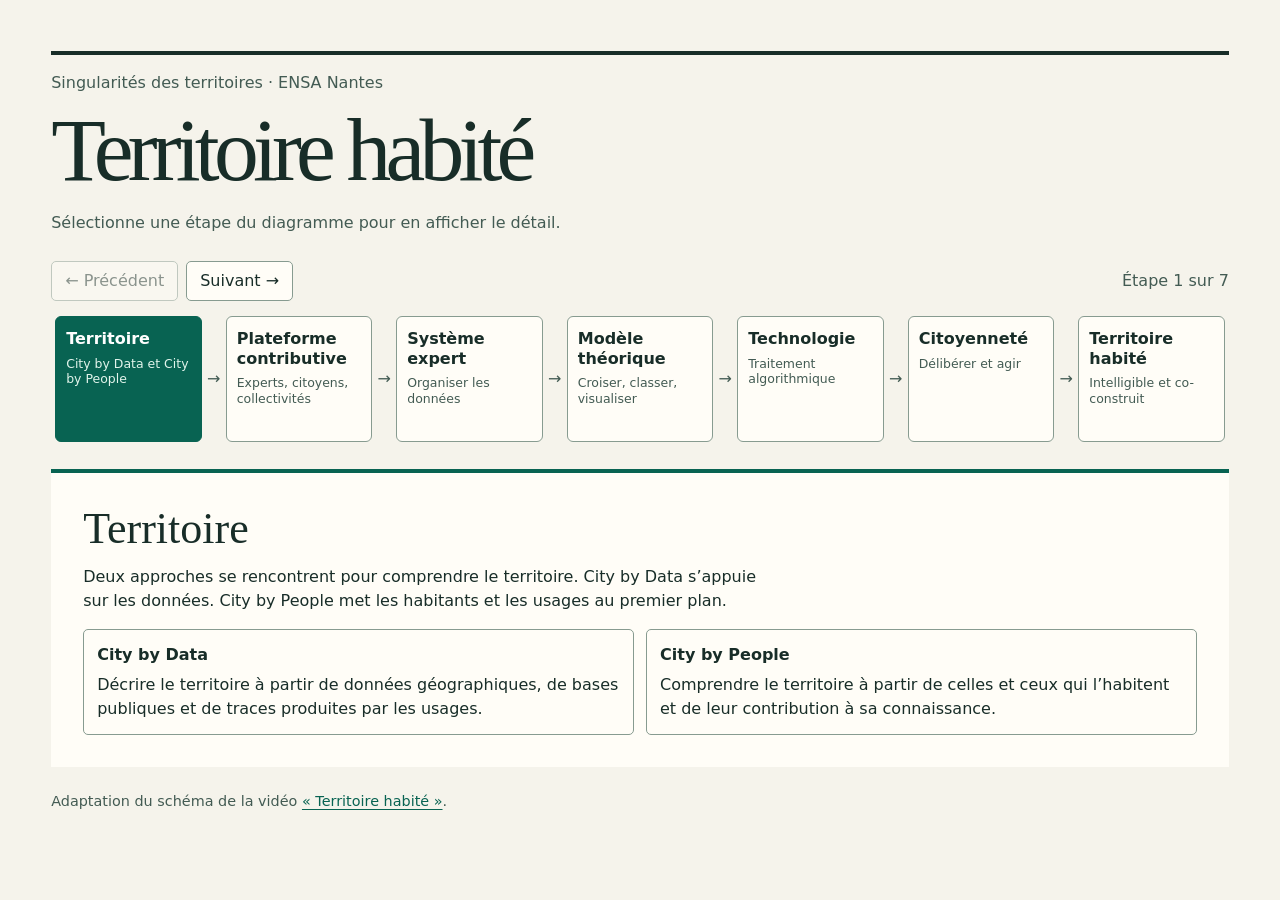
<file: video-diagramme.html>
<!doctype html>
<html lang="fr">
<head>
<meta charset="utf-8">
<meta name="viewport" content="width=device-width, initial-scale=1">
<title>Territoire habité — Diagramme interactif</title>
<style>
:root{color-scheme:light;--paper:#f5f3eb;--card:#fffdf7;--ink:#182d28;--muted:#435b53;--accent:#086352;--line:#879b90}
*{box-sizing:border-box}
body{margin:0;background:var(--paper);color:var(--ink);font:16px/1.5 "Segoe UI",system-ui,sans-serif}
main{max-width:1440px;margin:auto;padding:clamp(16px,4vw,56px)}
header{border-top:4px solid var(--ink);padding-top:16px}
h1,h2,h3,p{margin:0}
h1{font:normal clamp(2.8rem,7vw,6rem)/1 Georgia,serif;letter-spacing:-.065em;margin:10px 0 16px}
h2{font:normal clamp(1.7rem,4vw,2.75rem)/1.1 Georgia,serif;margin-bottom:12px}
h3{font-size:1rem;margin-bottom:6px}
header p,footer,.hint,#position{color:var(--muted)}
a{color:var(--accent);text-underline-offset:3px}
button{font:inherit;color:inherit;cursor:pointer}
:focus-visible{outline:3px solid #a94317;outline-offset:3px}
.navigator{display:flex;flex-wrap:wrap;gap:8px;align-items:center;margin:26px 0 8px}
.navigator button{min-height:40px;padding:6px 13px;border:1px solid var(--line);border-radius:5px;background:var(--card)}
.navigator button:disabled{opacity:.48;cursor:default}
#position{margin-left:auto;font-variant-numeric:tabular-nums}
.track{overflow-x:auto;padding:7px 4px 13px;scrollbar-color:var(--line) transparent}
.flow{list-style:none;margin:0;padding:0;display:grid;grid-template-columns:repeat(7,minmax(130px,1fr));gap:24px}
.flow li{position:relative;display:flex}
.flow li:not(:last-child)::after{content:"→";position:absolute;left:100%;width:24px;top:50%;transform:translateY(-50%);text-align:center;color:var(--muted);pointer-events:none}
.stage{width:100%;min-height:126px;padding:12px 10px;display:flex;flex-direction:column;gap:7px;text-align:left;background:var(--card);border:1px solid var(--line);border-radius:6px;line-height:1.24}
.stage small{font-size:.78rem;color:var(--muted)}
.stage:hover{border-color:var(--accent);background:#e4f0e9}
.stage[aria-pressed=true]{background:var(--accent);border-color:var(--accent);color:white}
.stage[aria-pressed=true] small{color:#e1f4eb}
.hint{display:none;font-size:.87rem}
.detail{margin-top:14px;padding:clamp(16px,3vw,32px);border-top:4px solid var(--accent);background:var(--card)}
.detail>p{max-width:68ch}
.topics{display:grid;grid-template-columns:repeat(auto-fit,minmax(min(100%,220px),1fr));gap:12px;margin-top:16px}
.topics:empty{display:none}
article{border:1px solid var(--line);border-radius:5px;padding:13px}
ul{margin:8px 0 0;padding-left:20px}
footer{margin-top:24px;font-size:.9rem}
@media(max-width:1140px){.hint{display:block}}
</style>
</head>
<body>
<main>
<header>
  <p>Singularités des territoires · ENSA Nantes</p>
  <h1>Territoire habité</h1>
  <p>Sélectionne une étape du diagramme pour en afficher le détail.</p>
</header>

<nav class="navigator" aria-label="Navigation entre les étapes">
  <button id="prev" type="button">← Précédent</button>
  <button id="next" type="button">Suivant →</button>
  <output id="position" aria-label="Étape"></output>
</nav>

<p class="hint">Fais défiler le diagramme horizontalement pour voir les autres étapes.</p>

<div class="track" aria-label="Diagramme horizontal du territoire habité">
  <ol class="flow">
    <li>
      <button class="stage" type="button" data-id="territoire" aria-controls="details" aria-pressed="true">
        <strong>Territoire</strong><small>City by Data et City by People</small>
      </button>
    </li>
    <li>
      <button class="stage" type="button" data-id="plateforme" aria-controls="details" aria-pressed="false">
        <strong>Plateforme contributive</strong><small>Experts, citoyens, collectivités</small>
      </button>
    </li>
    <li>
      <button class="stage" type="button" data-id="systeme" aria-controls="details" aria-pressed="false">
        <strong>Système expert</strong><small>Organiser les données</small>
      </button>
    </li>
    <li>
      <button class="stage" type="button" data-id="modele" aria-controls="details" aria-pressed="false">
        <strong>Modèle théorique</strong><small>Croiser, classer, visualiser</small>
      </button>
    </li>
    <li>
      <button class="stage" type="button" data-id="technologie" aria-controls="details" aria-pressed="false">
        <strong>Technologie</strong><small>Traitement algorithmique</small>
      </button>
    </li>
    <li>
      <button class="stage" type="button" data-id="citoyennete" aria-controls="details" aria-pressed="false">
        <strong>Citoyenneté</strong><small>Délibérer et agir</small>
      </button>
    </li>
    <li>
      <button class="stage" type="button" data-id="habite" aria-controls="details" aria-pressed="false">
        <strong>Territoire habité</strong><small>Intelligible et co-construit</small>
      </button>
    </li>
  </ol>
</div>

<section class="detail" id="details" aria-labelledby="title">
  <h2 id="title" aria-live="polite">Territoire</h2>
  <p id="description"></p>
  <ul id="examples" hidden></ul>
  <div class="topics" id="topics"></div>
</section>

<footer>
  Adaptation du schéma de la vidéo
  <a href="https://singularitesdesterritoires.nantes.archi.fr/html/presentation.html">« Territoire habité »</a>.
</footer>
</main>

<script>
const details = {
  territoire: [
    'Territoire',
    'Deux approches se rencontrent pour comprendre le territoire. City by Data s’appuie sur les données. City by People met les habitants et les usages au premier plan.'
  ],
  cbd: [
    'City by Data',
    'Décrire le territoire à partir de données géographiques, de bases publiques et de traces produites par les usages.'
  ],
  cbp: [
    'City by People',
    'Comprendre le territoire à partir de celles et ceux qui l’habitent et de leur contribution à sa connaissance.'
  ],
  plateforme: [
    'Plateforme contributive',
    'La plateforme relie experts, citoyens et collectivités. Son interface permet de contribuer à la compréhension du territoire et de partager ce qui en ressort.'
  ],
  experts: [
    'Intégrer · Experts',
    'Les experts apportent et intègrent leurs connaissances dans la plateforme.'
  ],
  citoyens: [
    'Partager et contribuer · Citoyens',
    'L’interface permet aux citoyens de comprendre le territoire et de participer à sa description.'
  ],
  collectivites: [
    'Visualiser · Collectivités',
    'Les collectivités consultent les représentations produites à partir des données et contributions.'
  ],
  systeme: [
    'Système expert',
    'Le système organise les données en arborescences et en tableaux pour permettre leur traitement.'
  ],
  statiques: [
    'Données statiques',
    'Ces ressources fournissent des descriptions du territoire à un état donné.',
    ['Bases de données géographiques, open data, Wikidata, OpenStreetMap et données partenaires.']
  ],
  dynamiques: [
    'Données dynamiques',
    'Ces données évoluent au fil des déplacements, des interactions et des mesures.',
    ['Traces GPS, réseaux sociaux, capteurs connectés et applications mobiles.']
  ],
  modele: [
    'Modèle théorique abstrait',
    'Le modèle structure l’analyse autour de trois opérations complémentaires.',
    ['Croiser les sources, classer les éléments et visualiser les résultats.']
  ],
  croiser: [
    'Croiser',
    'Mettre en relation plusieurs sources ou couches pour repérer des liens.',
    ['Stratigraphie, web sémantique, relations spatiales.']
  ],
  classer: [
    'Classer',
    'Regrouper les éléments selon leurs propriétés pour faciliter leur comparaison et leur traitement.',
    ['Catégories, mots-clés, formes, métadonnées, indicateurs.']
  ],
  visualiser: [
    'Visualiser',
    'Rendre l’analyse lisible et permettre d’explorer différents états du territoire.',
    ['Cartographies, tableaux de bord, simulations, représentations 3D, discussions et conférences.']
  ],
  technologie: [
    'Technologie · Traitement algorithmique',
    'Les outils techniques servent à interroger les sources, préparer les données et produire des représentations.',
    [
      'RDF et SPARQL pour les données liées, API et bases relationnelles pour les traitements.',
      'JavaScript, Python, QGIS, Mapbox GL JS et D3.js pour l’analyse et la représentation.'
    ]
  ],
  citoyennete: [
    'Citoyenneté',
    'Le schéma relie la lecture des singularités à la délibération, et l’exploration des potentialités à l’action.'
  ],
  singularites: [
    'Singularités · Délibérer',
    'Les singularités désignent les formes et les dynamiques propres au territoire. Les rendre lisibles permet d’en débattre avec transparence.'
  ],
  potentialites: [
    'Potentialités · Agir',
    'Les potentialités désignent les évolutions et les scénarios possibles. Ils permettent d’envisager des actions, puis de les évaluer et de les réajuster.'
  ],
  habite: [
    'Territoire habité',
    'Le schéma aboutit à un territoire intelligible et co-construit, où la connaissance partagée alimente la délibération et l’action.'
  ]
};

const topicsByStage = {
  territoire: ['cbd', 'cbp'],
  plateforme: ['experts', 'citoyens', 'collectivites'],
  systeme: ['statiques', 'dynamiques'],
  modele: ['croiser', 'classer', 'visualiser'],
  technologie: [],
  citoyennete: ['singularites', 'potentialites'],
  habite: []
};

const buttons = [...document.querySelectorAll('.stage')];
const track = document.querySelector('.track');
const title = document.querySelector('#title');
const description = document.querySelector('#description');
const examples = document.querySelector('#examples');
const topics = document.querySelector('#topics');
const prev = document.querySelector('#prev');
const next = document.querySelector('#next');
const position = document.querySelector('#position');
let active = 0;

function element(tag, text) {
  const node = document.createElement(tag);
  node.textContent = text;
  return node;
}

function show(index, reveal = true) {
  active = index;
  const button = buttons[index];
  const id = button.dataset.id;
  const [label, text, items = []] = details[id];

  title.textContent = label;
  description.textContent = text;
  examples.replaceChildren(...items.map(item => element('li', item)));
  examples.hidden = items.length === 0;

  topics.replaceChildren(...topicsByStage[id].map(key => {
    const [name, summary, examples = []] = details[key];
    const article = document.createElement('article');
    article.append(element('h3', name), element('p', summary));
    if (examples.length) {
      const list = document.createElement('ul');
      list.append(...examples.map(example => element('li', example)));
      article.append(list);
    }
    return article;
  }));

  buttons.forEach((node, i) => node.setAttribute('aria-pressed', String(i === index)));
  prev.disabled = index === 0;
  next.disabled = index === buttons.length - 1;
  position.textContent = 'Étape ' + (index + 1) + ' sur ' + buttons.length;

  if (reveal) {
    const frame = track.getBoundingClientRect();
    const rect = button.getBoundingClientRect();
    if (rect.left < frame.left || rect.right > frame.right) {
      track.scrollLeft += (rect.left + rect.right - frame.left - frame.right) / 2;
    }
  }
}

buttons.forEach((button, index) => {
  button.addEventListener('click', () => show(index));
  button.addEventListener('keydown', event => {
    const step = {'ArrowLeft': -1, 'ArrowRight': 1}[event.key];
    if (!step) return;
    event.preventDefault();
    const target = Math.max(0, Math.min(buttons.length - 1, index + step));
    buttons[target].focus({preventScroll: true});
    show(target);
  });
});

prev.addEventListener('click', () => show(active - 1));
next.addEventListener('click', () => show(active + 1));
show(0, false);
</script>
</body>
</html>

<!-- Test : video-diagramme -->
</file>
<file: styles.css>
@font-face {
  font-family: DM Sans;
  src: url('media/fonts/dm-sans.woff2') format('woff2');
  font-weight: 400 700;
  font-display: swap;
}

@font-face {
  font-family: Playfair Display;
  src: url('media/fonts/playfair.woff2') format('woff2');
  font-weight: 500 700;
  font-display: swap;
}

:root {
  color-scheme: light;
  --paper: #f6f5ef;
  --card: #fcfbf7;
  --white: #fffefa;
  --ink: #20382e;
  --muted: #5d6960;
  --border: #dedfd4;
  --soft: #eeeee5;
  --green: #2c4a3b;
  --lime: #dceaa3;
  --serif: 'Playfair Display',Georgia,serif;
  --sans: 'DM Sans',system-ui,sans-serif;
  --shadow: 0 8px 32px #2d49360b;
}

*,*::before,*::after {
  box-sizing: border-box;
}

[hidden] {
  display: none!important;
}

body {
  margin: 0;
  background: var(--paper);
  color: var(--ink);
  font: 400 1rem/1.55 var(--sans);
  min-width: 280px;
}

body:has(dialog[open]) {
  overflow: hidden;
}

button,input,select,textarea {
  font: inherit;
  color: inherit;
}

button,a,input,select,textarea {
  touch-action: manipulation;
}

button {
  cursor: pointer;
}

button:disabled {
  cursor: default;
  opacity: .38;
}

a {
  color: inherit;
  text-underline-offset: .2em;
}

button:focus-visible,a:focus-visible,input:focus-visible,select:focus-visible,textarea:focus-visible,[tabindex]:focus-visible,summary:focus-visible {
  outline: 2px solid #577c45;
  outline-offset: 3px;
}

h1,h2,h3,p,figure {
  margin: 0;
}

h1,h2,h3 {
  line-height: 1.18;
}

svg {
  width: 19px;
  height: 19px;
  display: block;
  flex: none;
}

img {
  display: block;
  max-width: 100%;
  object-fit: cover;
}

main {
  min-height: 73vh;
}

main:focus {
  outline: none;
}

.visually-hidden,.skip-link:not(:focus) {
  position: absolute;
  width: 1px;
  height: 1px;
  overflow: hidden;
  clip-path: inset(50%);
  white-space: nowrap;
}

.skip-link:focus {
  position: fixed;
  left: 1rem;
  top: 1rem;
  padding: .7rem 1rem;
  background: var(--white);
  z-index: 60;
}

.shell,.site-bar,.footer-inner {
  width: min(100% - 7.5rem,1376px);
  margin-inline: auto;
}

.site-header {
  position: relative;
  z-index: 10;
  background: #faf9f4;
  border-bottom: 1px solid var(--border);
}

.site-bar {
  min-height: 75px;
  display: grid;
  grid-template-columns: 1fr auto 1fr;
  gap: 1rem;
  align-items: center;
}

.brand {
  display: flex;
  width: max-content;
  align-items: center;
  gap: .68rem;
  text-decoration: none;
  font-weight: 700;
  font-size: .97rem;
  line-height: 1.12;
  letter-spacing: -.024em;
}

.brand img {
  width: 41px;
  height: 41px;
}

.primary-nav {
  display: flex;
  gap: .28rem;
  align-items: center;
  padding: .21rem;
  background: #eeeee6;
  border: 1px solid #e8e9de;
  border-radius: 12px;
}

.primary-nav a {
  padding: .46rem .91rem;
  color: #4e5e54;
  font-size: .91rem;
  font-weight: 600;
  text-decoration: none;
  white-space: nowrap;
  border-radius: 8px;
  transition: background .18s,color .18s;
}

.primary-nav a:hover {
  background: #e5e7dc;
  color: var(--ink);
}

.primary-nav a[aria-current] {
  background: var(--white);
  color: var(--ink);
  box-shadow: 0 1px 3px #22332413;
}

.header-actions,.workspace-tools,.button-group {
  display: flex;
  align-items: center;
  gap: .52rem;
  flex-wrap: wrap;
}

.header-actions {
  justify-self: end;
  flex-wrap: nowrap;
}

.button {
  display: inline-flex;
  align-items: center;
  justify-content: center;
  gap: .46rem;
  min-height: 39px;
  padding: .47rem .79rem;
  border: 1px solid var(--border);
  border-radius: 9px;
  background: var(--white);
  font-weight: 650;
  font-size: .88rem;
  text-decoration: none;
  line-height: 1.2;
  white-space: nowrap;
  transition: background .15s,border-color .15s,color .15s;
}

.button:hover:not(:disabled) {
  background: #eff1e4;
  border-color: #b8c5ac;
}

.button svg {
  width: 17px;
  height: 17px;
}

.button.primary,.notebook-launch {
  background: var(--green);
  border-color: var(--green);
  color: #f8faeb;
}

.button.primary:hover,.notebook-launch:hover:not(:disabled) {
  background: #385b48;
  border-color: #385b48;
  color: white;
}

.search-launch {
  color: #45584b;
}

kbd {
  font: 600 .75rem/1 var(--sans);
  border: 1px solid var(--border);
  border-bottom-width: 2px;
  border-radius: 4px;
  color: var(--muted);
  padding: .13rem .29rem;
  margin-left: .15rem;
}

.number {
  display: grid;
  place-items: center;
  background: var(--lime);
  color: var(--ink);
  font-size: .72rem;
  border-radius: 1rem;
  min-width: 1.03rem;
  height: 1.03rem;
  padding-inline: .15rem;
}

.page-intro {
  display: grid;
  grid-template-columns: minmax(0,1fr) minmax(15rem,24rem);
  align-items: end;
  gap: 1.8rem;
  padding: 2.7rem 0 2.15rem;
}

.eyebrow {
  display: flex;
  align-items: center;
  gap: .53rem;
  color: #53695a;
  text-transform: uppercase;
  font-size: .74rem;
  font-weight: 700;
  letter-spacing: .145em;
  line-height: 1.35;
  margin-bottom: .6rem;
}

.eyebrow>span {
  width: 19px;
  height: 1px;
  background: #64826e;
  flex: none;
}

h1 {
  font: 600 clamp(2.6rem,5.55vw,5.65rem)/1.04 var(--serif);
  letter-spacing: -.056em;
  color: #223a2f;
}

h1 em {
  font-style: normal;
  color: #52745a;
}

.intro-copy {
  color: #505f54;
  font-size: clamp(.98rem,1.28vw,1.15rem);
  line-height: 1.6;
  padding-bottom: .12rem;
  max-width: 24rem;
}

.workspace {
  background: var(--card);
  border: 1px solid #d9dcd0;
  border-radius: 16px;
  overflow: hidden;
  box-shadow: var(--shadow);
}

.workspace-toolbar {
  min-height: 60px;
  padding: .63rem .82rem .63rem 1rem;
  display: flex;
  justify-content: space-between;
  align-items: center;
  gap: .65rem;
  border-bottom: 1px solid var(--border);
}

.workspace-title {
  display: flex;
  align-items: center;
  gap: .57rem;
  min-width: 0;
}

.workspace-title>svg {
  width: 21px;
  height: 21px;
  color: #4f715a;
}

.workspace-title h2 {
  font-size: .99rem;
  letter-spacing: -.015em;
  font-weight: 700;
}

.segmented {
  display: flex;
  gap: 2px;
  background: #eeeee7;
  border: 1px solid #e7e7df;
  border-radius: 9px;
  padding: 3px;
}

.segmented button,.panel-tabs button {
  display: flex;
  align-items: center;
  justify-content: center;
  gap: .36rem;
  border: none;
  background: transparent;
  border-radius: 6px;
  color: #536058;
  font-weight: 650;
  font-size: .87rem;
  padding: .31rem .64rem;
  line-height: 1.3;
}

.segmented button[aria-pressed=true] {
  background: var(--white);
  color: var(--ink);
  box-shadow: 0 1px 4px #22332419;
}

.segmented button:hover,.panel-tabs button:hover {
  color: #183a27;
}

.segmented svg,.panel-tabs svg {
  width: 16px;
  height: 16px;
}

.square {
  min-width: 39px;
  padding: .4rem;
}

.explorer-body {
  display: grid;
  grid-template-columns: minmax(0,1fr) minmax(290px,330px);
  min-height: 510px;
}

.atlas-panel {
  position: relative;
  min-width: 0;
  min-height: 510px;
  background: #f0f0e6;
}

.map-surface {
  position: relative;
  height: 100%;
  min-height: inherit;
  overflow: hidden;
  background: #2b4334;
  color: #f4f4e6;
  isolation: isolate;
}

.map-surface canvas,.map-hit,.map-pins {
  position: absolute;
  inset: 0;
  width: 100%;
  height: 100%;
}

.map-hit {
  cursor: grab;
  touch-action: none;
}

.map-hit.dragging {
  cursor: grabbing;
}

.map-hit:focus-visible {
  outline: 2px solid var(--lime);
  outline-offset: -4px;
}

.map-pins {
  pointer-events: none;
}

.map-pin {
  position: absolute;
  display: flex;
  align-items: center;
  gap: .4rem;
  padding: 0;
  border: 0;
  background: none;
  color: white;
  pointer-events: auto;
  transform: translate(-16px,-16px);
  isolation: isolate;
}

.map-pin.pin-flipped {
  flex-direction: row-reverse;
  transform: translate(calc(-100% + 16px),-16px);
}

.pin-dot {
  width: 32px;
  height: 32px;
  display: grid;
  place-items: center;
  border: 1px solid #f9f7e99e;
  border-radius: 50%;
  background: var(--pin);
  color: #263d30;
  box-shadow: 0 0 0 5px color-mix(in srgb,var(--pin) 24%,transparent),0 3px 10px #10271f70;
  transition: box-shadow .15s,scale .15s;
}

.pin-dot svg {
  width: 17px;
  height: 17px;
}

.pin-text {
  border: 1px solid #c0cdb14a;
  background: #1c342cf0;
  padding: .19rem .43rem;
  line-height: 1.2;
  border-radius: 5px;
  font-size: .78rem;
  font-weight: 700;
  white-space: nowrap;
  box-shadow: 0 2px 6px #13291d55;
}

.map-pin:hover,.map-pin:focus-visible,.map-pin.selected {
  z-index: 1;
}

.map-pin:hover .pin-dot,.map-pin:focus-visible .pin-dot,.map-pin.selected .pin-dot {
  box-shadow: 0 0 0 7px color-mix(in srgb,var(--pin) 47%,transparent);
  scale: 1.05;
}

.map-pin:focus-visible,.map-button:focus-visible,.map-info a:focus-visible {
  outline-color: var(--lime);
}

.map-tools {
  position: absolute;
  right: .8rem;
  top: .8rem;
  display: grid;
  justify-items: center;
  gap: .6rem;
  pointer-events: none;
}

.north {
  display: grid;
  justify-items: center;
  gap: .05rem;
  font-size: .72rem;
  font-weight: 700;
  color: #f3f3df;
  text-shadow: 0 2px 4px #182921;
}

.north svg {
  height: 18px;
  width: 18px;
  filter: drop-shadow(0 2px 2px #183022);
}

.map-buttons {
  display: grid;
  overflow: hidden;
  border: 1px solid #e9ecdb70;
  border-radius: 8px;
  box-shadow: 0 3px 9px #152c2255;
  pointer-events: auto;
}

.map-button {
  display: grid;
  place-items: center;
  width: 37px;
  height: 37px;
  background: #faf9ef;
  border: 0;
  color: #304437;
}

.map-button+.map-button {
  border-top: 1px solid #deded1;
}

.map-button:hover {
  background: var(--lime);
}

.map-button:focus-visible {
  outline: 2px solid #678a51;
  outline-offset: -3px;
}

.map-button svg {
  width: 18px;
  height: 18px;
}

.map-info {
  position: absolute;
  right: .74rem;
  bottom: .63rem;
  display: grid;
  justify-items: end;
  gap: .42rem;
  pointer-events: none;
  text-shadow: 0 1px 4px #142c22;
  text-align: right;
}

.map-scale {
  line-height: 1.1;
  display: block;
  border: 1px solid #ecefd0;
  border-top: 0;
  padding: .04rem .15rem;
  font-size: .67rem;
  font-weight: 600;
}

.map-info a {
  pointer-events: auto;
  color: #f0f2d9;
  font-size: .68rem;
  text-decoration: none;
}

.map-info a:hover {
  text-decoration: underline;
}

.map-legend {
  position: absolute;
  left: .79rem;
  bottom: .78rem;
  max-width: calc(100% - 9rem);
  display: flex;
  flex-wrap: wrap;
  gap: .35rem .74rem;
  border: 1px solid #d8e8c340;
  border-radius: 8px;
  background: #20352eea;
  color: #f2f1df;
  padding: .53rem .7rem;
  pointer-events: none;
}

.map-legend>span,.compare-legend>span {
  display: inline-flex;
  align-items: center;
  gap: .32rem;
  white-space: nowrap;
  font-size: .72rem;
  line-height: 1.15;
  font-weight: 600;
}

.map-legend i,.compare-legend i,.layer-row i {
  display: block;
  width: 9px;
  height: 9px;
  border-radius: 2px;
  background: var(--color);
  flex: none;
}

.side-panel {
  border-left: 1px solid var(--border);
  background: #faf9f4;
  min-width: 0;
}

.panel-tabs {
  display: grid;
  grid-template-columns: 1fr 1fr;
  gap: .32rem;
  padding: .79rem .8rem .61rem;
  border-bottom: 1px solid var(--border);
}

.panel-tabs button {
  padding: .49rem .4rem;
  min-height: 37px;
}

.panel-tabs button[aria-pressed=true] {
  background: #e7ebdd;
  color: #284936;
}

.panel-content {
  padding: .95rem .87rem 1rem;
}

.panel-heading {
  display: flex;
  align-items: flex-start;
  justify-content: space-between;
  gap: .4rem;
  margin-bottom: .85rem;
}

.panel-heading h3 {
  font-size: 1.06rem;
  font-weight: 700;
  letter-spacing: -.02em;
}

.panel-heading p {
  font-size: .86rem;
  color: var(--muted);
  margin-top: .24rem;
  line-height: 1.36;
}

.panel-count {
  border: 1px solid #e7eadb;
  border-radius: 6px;
  background: #eff1e5;
  padding: .07rem .42rem;
  font-size: .78rem;
  font-weight: 700;
}

.territory-list,.notebook-entries {
  display: grid;
  gap: .47rem;
}

.territory-row {
  display: flex;
  align-items: center;
  gap: .57rem;
  width: 100%;
  text-align: left;
  border: 1px solid #e4e3d8;
  border-radius: 9px;
  background: #fffffb;
  padding: .39rem;
  color: var(--ink);
  min-height: 67px;
  transition: background .15s,border-color .15s;
}

.territory-row:hover {
  border-color: #aebea2;
  background: #f0f3e7;
}

.territory-row>img {
  width: 54px;
  height: 52px;
  flex: none;
  border-radius: 5px;
  background: #daddca;
}

.territory-text {
  display: grid;
  gap: .08rem;
  flex: 1;
  min-width: 0;
}

.territory-text strong {
  font-weight: 700;
  font-size: .9rem;
  line-height: 1.18;
  letter-spacing: -.014em;
}

.territory-theme {
  display: flex;
  align-items: center;
  gap: .34rem;
  color: #51695b;
  font-size: .75rem;
  font-weight: 650;
  line-height: 1.25;
}

.territory-theme i {
  border-radius: 50%;
  width: 7px;
  height: 7px;
  background: var(--color);
  border: 1px solid #3146364d;
  flex: none;
}

.territory-row>svg {
  width: 15px;
  height: 15px;
  margin-right: .12rem;
  color: #6a7c6b;
}

.panel-compare {
  margin-top: .88rem;
  display: flex;
  justify-content: center;
  align-items: center;
  gap: .43rem;
  border: 1px dashed #c9d0bb;
  border-radius: 8px;
  color: #405940;
  padding: .59rem .45rem;
  text-decoration: none;
  font-size: .87rem;
  font-weight: 700;
}

.panel-compare:hover {
  background: #edf0e3;
  border-color: #92a985;
}

.panel-compare svg {
  width: 17px;
  height: 17px;
}

.layer-list {
  display: grid;
  gap: .18rem;
}

.layer-row {
  display: grid;
  grid-template-columns: 12px 1fr auto;
  align-items: center;
  gap: .5rem;
  padding: .37rem .12rem;
  border-bottom: 1px solid #e7e8dd;
  min-height: 37px;
  font-size: .88rem;
  font-weight: 600;
  cursor: pointer;
}

input[role=switch] {
  appearance: none;
  position: relative;
  flex: none;
  margin: 0;
  width: 33px;
  height: 19px;
  vertical-align: middle;
  background: #d3d9c9;
  border: 1px solid #bbc6b2;
  border-radius: 24px;
  cursor: pointer;
  transition: background .15s;
}

input[role=switch]::before {
  content: '';
  position: absolute;
  inset: 2px auto 2px 2px;
  aspect-ratio: 1;
  background: #fffefa;
  border-radius: 50%;
  transition: transform .15s;
}

input[role=switch]:checked {
  background: #4d7456;
  border-color: #4d7456;
}

input[role=switch]:checked::before {
  transform: translateX(14px);
}

.text-button {
  border: 0;
  background: none;
  text-align: left;
  padding: .63rem 0 .1rem;
  color: #486a4d;
  text-decoration: underline;
  text-underline-offset: .19em;
  font-size: .84rem;
  font-weight: 700;
}

.atlas-list {
  padding: 1.15rem 1.5rem 1.5rem;
  display: grid;
  gap: .73rem;
}

.atlas-list h3 {
  font: 600 1.55rem var(--serif);
}

.list-result {
  padding: .55rem;
  border-radius: 10px;
  background: var(--card);
  border: 1px solid var(--border);
}

.list-result .territory-row {
  border: none;
  background: transparent;
  min-height: 0;
}

.list-result .territory-row:hover {
  background: var(--soft);
}

.list-result p {
  color: var(--muted);
  padding: .2rem .4rem .46rem;
  font-size: .92rem;
}

.workspace.expanded {
  position: fixed;
  inset: 1rem;
  z-index: 24;
  display: grid;
  grid-template-rows: auto minmax(0,1fr);
  box-shadow: 0 0 0 100vmax #17251fc0;
}

body:has(.workspace.expanded) {
  overflow: hidden;
}

.workspace.expanded .explorer-body,.workspace.expanded .atlas-panel {
  min-height: 0;
  overflow: auto;
}

.section-spacing {
  margin-top: 2.65rem;
}

.section-heading {
  display: flex;
  justify-content: space-between;
  align-items: end;
  gap: 1rem;
  margin-bottom: 1rem;
}

.section-heading h2,.studio-copy h2,.sources-section h2,.feature-band h2,.model-intro h2 {
  font: 600 clamp(1.45rem,2.45vw,2.25rem)/1.22 var(--serif);
  letter-spacing: -.042em;
}

.terrain-grid,.archive-grid {
  display: grid;
  grid-template-columns: repeat(3,minmax(0,1fr));
  gap: .9rem;
}

.terrain-card,.archive-card {
  overflow: hidden;
  border: 1px solid var(--border);
  border-radius: 12px;
  background: var(--white);
  min-width: 0;
}

.terrain-card button,.archive-card button {
  position: relative;
  display: grid;
  grid-template-rows: auto 1fr;
  width: 100%;
  height: 100%;
  text-align: left;
  border: 0;
  padding: 0;
  background: transparent;
  transition: background .2s;
}

.terrain-card button:hover,.archive-card button:hover {
  background: #edf1e5;
}

.terrain-card button:focus-visible,.archive-card button:focus-visible {
  outline-offset: -3px;
}

.terrain-card img,.archive-card img {
  width: 100%;
  height: auto;
  aspect-ratio: 1.9;
  object-fit: cover;
  background: #e5e7dc;
}

.terrain-card-copy,.archive-copy {
  display: grid;
  align-content: start;
  gap: .36rem;
  padding: .9rem 1rem 1rem;
}

.terrain-card-copy strong,.archive-copy strong {
  font-size: 1.12rem;
  line-height: 1.22;
  letter-spacing: -.03em;
}

.terrain-card-copy>span:last-child,.archive-copy>span:last-child {
  font-size: .88rem;
  color: var(--muted);
  line-height: 1.42;
}

.feature-band {
  margin: 2rem 0 0;
  display: grid;
  grid-template-columns: auto 1fr auto;
  align-items: center;
  gap: .9rem;
  background: #e9eddf;
  border: 1px solid #dfe5d4;
  border-radius: 11px;
  padding: 1rem 1.15rem;
}

.feature-band p {
  margin-top: .22rem;
  color: var(--muted);
  font-size: .92rem;
}

.feature-band h2 {
  font-size: 1.42rem;
}

.model-icon {
  display: grid;
  place-items: center;
  width: 46px;
  height: 46px;
  background: var(--green);
  color: var(--lime);
  border-radius: 10px;
}

.model-icon svg {
  width: 25px;
  height: 25px;
}

.site-footer {
  margin-top: 3rem;
  border-top: 1px solid var(--border);
  background: #eeeee5;
}

.footer-inner {
  display: flex;
  justify-content: space-between;
  gap: .8rem;
  padding: 1.15rem 0;
  color: #4f6255;
  font-size: .85rem;
}

.footer-inner>div {
  display: flex;
  gap: .85rem;
  flex-wrap: wrap;
}

.footer-dot {
  color: #769479;
  margin-inline: .16rem;
}

.compare-toolbar,.archive-filters {
  display: flex;
  align-items: center;
  gap: .7rem;
  padding: .68rem;
  background: var(--card);
  border: 1px solid var(--border);
  border-radius: 10px;
  margin-bottom: .8rem;
  flex-wrap: wrap;
}

.compare-toolbar label,.filter-select {
  display: flex;
  align-items: center;
  gap: .47rem;
  color: #40584b;
  font-size: .88rem;
  font-weight: 700;
}

.compare-toolbar .button {
  margin-left: auto;
}

select {
  appearance: none;
  min-height: 39px;
  padding: .35rem 2rem .35rem .66rem;
  background: var(--white) url("data:image/svg+xml,%3Csvg xmlns='http://www.w3.org/2000/svg' width='16' height='16' viewBox='0 0 24 24' fill='none' stroke='%23486652' stroke-width='1.8'%3E%3Cpath d='m6 9 6 6 6-6'/%3E%3C/svg%3E") no-repeat right .55rem center;
  border: 1px solid var(--border);
  border-radius: 8px;
  font-size: .88rem;
  font-weight: 600;
  max-width: 100%;
}

.switch-line {
  min-height: 40px;
  padding: .33rem .4rem;
  border-radius: 7px;
  cursor: pointer;
}

.compare-grid {
  display: grid;
  grid-template-columns: repeat(2,minmax(0,1fr));
  gap: .75rem;
}

.compare-pane {
  background: var(--card);
  border: 1px solid var(--border);
  border-radius: 12px;
  overflow: hidden;
  min-width: 0;
}

.compare-pane-top {
  display: flex;
  align-items: center;
  gap: .55rem;
  padding: .55rem .65rem;
}

.map-index {
  display: grid;
  place-items: center;
  width: 29px;
  height: 29px;
  background: #e3ebd9;
  color: var(--green);
  border-radius: 7px;
  font-weight: 700;
}

.compare-surface {
  height: clamp(290px,42vw,510px);
}

.compare-legend {
  display: flex;
  flex-wrap: wrap;
  gap: .39rem .7rem;
  padding: .56rem .7rem;
  color: #4a5e4f;
  min-height: 43px;
}

.field-search {
  display: flex;
  align-items: center;
  gap: .49rem;
  min-height: 40px;
  padding: 0 .65rem;
  background: #fffefa;
  border: 1px solid var(--border);
  border-radius: 8px;
  color: #52695b;
}

.field-search:focus-within {
  outline: 2px solid #678358;
  outline-offset: 1px;
}

.field-search input {
  min-width: 0;
  width: 100%;
  border: 0;
  outline: none!important;
  background: transparent;
  padding: .48rem 0;
}

.archive-filters .field-search {
  flex: 1 1 14rem;
}

#archive-count {
  margin: .5rem 0 .6rem;
}

.muted {
  color: var(--muted);
  font-size: .92rem;
}

.archive-source {
  margin-top: 1rem;
  font-size: .93rem;
}

.archive-source a,.model-access p a {
  display: inline-flex;
  align-items: center;
  gap: .35rem;
}

.archive-source svg,.model-access p svg {
  width: 15px;
  height: 15px;
}

.studio-grid,.model-intro {
  display: grid;
  grid-template-columns: 1.15fr 1fr;
  gap: 1rem;
  align-items: stretch;
}

.studio-image,.studio-copy,.sources-section,.model-access,.model-explore {
  border: 1px solid var(--border);
  border-radius: 12px;
  overflow: hidden;
  background: var(--card);
}

.studio-image img {
  width: 100%;
  aspect-ratio: 1.85;
  height: auto;
}

.studio-image figcaption {
  padding: .62rem .75rem;
  font-size: .84rem;
  color: var(--muted);
}

.studio-copy,.sources-section,.model-access,.model-explore {
  padding: clamp(1rem,2.75vw,2rem);
}

.studio-copy p,.model-intro p:not(.eyebrow) {
  margin: .72rem 0;
  color: var(--muted);
}

.studio-copy .button {
  margin-top: .35rem;
  white-space: normal;
}

.sources-section {
  margin-top: 1rem;
}

.sources-section dl {
  margin: 1rem 0 0;
}

.sources-section dl>div {
  display: grid;
  grid-template-columns: 12rem 1fr;
  gap: .4rem .8rem;
  border-top: 1px solid var(--border);
  padding: .7rem 0;
}

.sources-section dt {
  font-weight: 700;
}

.sources-section dd {
  margin: 0;
  color: var(--muted);
}

.model-explore details {
  margin-top: .55rem;
  padding: .58rem .7rem;
  border: 1px solid var(--border);
  border-radius: 8px;
  background: var(--white);
}

.model-explore summary {
  cursor: pointer;
  font-weight: 700;
}

.model-explore details p {
  font-size: .91rem;
}

.model-access .model-icon {
  margin-bottom: .6rem;
}

.model-access iframe {
  width: 100%;
  height: 580px;
  border: 1px solid var(--border);
  border-radius: 8px;
  margin-top: .7rem;
  background: #fff;
}

.model-intro:has(iframe) {
  grid-template-columns: minmax(200px,1fr) minmax(0,2.8fr);
}

.overlay {
  border: 1px solid var(--border);
  border-radius: 15px;
  background: var(--card);
  color: var(--ink);
  width: min(100% - 2rem,570px);
  max-height: calc(100dvh - 2rem);
  margin: auto;
  padding: 1rem 1.15rem 1.2rem;
  box-shadow: 0 22px 80px #14291e74;
  overscroll-behavior: contain;
}

.overlay::backdrop {
  background: #172b23a3;
  backdrop-filter: blur(3px);
}

.dialog-header {
  display: flex;
  align-items: flex-start;
  justify-content: space-between;
  gap: .55rem;
  margin-bottom: .85rem;
}

.dialog-header .eyebrow {
  margin-bottom: .32rem;
}

.dialog-header h2 {
  font: 600 clamp(1.45rem,3.5vw,2rem)/1.18 var(--serif);
  letter-spacing: -.038em;
}

.dialog-header .square {
  min-width: 34px;
  min-height: 34px;
}

.detail-dialog {
  width: min(100% - 2rem,700px);
}

.detail-image {
  width: 100%;
  height: clamp(155px,24vw,255px);
  border-radius: 8px;
  background: #dce3cf;
}

.detail-location {
  display: flex;
  align-items: center;
  gap: .36rem;
  color: #516957;
  font-weight: 650;
  font-size: .87rem;
  margin: .72rem 0 .35rem;
}

.tag-list {
  display: flex;
  gap: .37rem;
  flex-wrap: wrap;
  margin: .65rem 0;
}

.tag-list span {
  display: inline-flex;
  padding: .20rem .46rem;
  border: 1px solid #dce3d3;
  border-radius: 5px;
  background: #edf1e4;
  color: #415e48;
  font-size: .79rem;
  font-weight: 650;
}

.detail-question {
  border-left: 3px solid #91ad87;
  background: #eef1e6;
  padding: .55rem .7rem;
  margin: .72rem 0;
}

.detail-question h3 {
  font-size: .97rem;
  margin-bottom: .29rem;
}

.detail-question p {
  font-size: .91rem;
}

.detail-question p+p {
  margin-top: .2rem;
  color: #5b695d;
}

.note-field,.share-field {
  display: grid;
  gap: .31rem;
  font-size: .9rem;
  font-weight: 700;
  margin-top: .85rem;
}

.note-field textarea,.share-field input {
  width: 100%;
  border: 1px solid var(--border);
  background: var(--white);
  padding: .5rem .58rem;
  border-radius: 7px;
  font-weight: 400;
  min-width: 0;
}

.note-field small {
  font-size: .77rem;
  font-weight: 400;
  color: var(--muted);
}

.notebook-entries,.share-field {
  margin-bottom: .7rem;
}

.notebook-entries {
  margin-top: .65rem;
}

.search-results {
  display: grid;
  gap: .29rem;
  margin-top: .6rem;
}

.search-result {
  display: flex;
  align-items: center;
  gap: .55rem;
  border: 1px solid transparent;
  border-bottom-color: #e9eadd;
  border-radius: 7px;
  background: transparent;
  color: var(--ink);
  padding: .47rem .45rem;
  text-align: left;
}

.search-result:hover,.search-result:focus-visible {
  background: #eef1e5;
  border-color: #dfe5d6;
}

.search-result>span {
  display: grid;
  flex: 1;
}

.search-result small {
  color: var(--muted);
  font-size: .81rem;
}

.search-result>svg:last-child {
  width: 15px;
  height: 15px;
  color: #677b69;
}

.empty-state {
  grid-column: 1/-1;
  background: #ecefe3;
  border: 1px solid #e0e5d6;
  border-radius: 9px;
  padding: 1rem;
  color: #4e6254;
}

.empty-state h2,.empty-state h3 {
  margin-bottom: .36rem;
  font-size: 1.12rem;
}

.empty-state .button {
  margin-top: .55rem;
}

.resource-dialog {
  width: min(100% - 2rem,900px);
}

.resource-image {
  width: 100%;
  max-height: 56vh;
  object-fit: contain;
  background: #e6e8df;
  border: 1px solid var(--border);
  border-radius: 8px;
  margin-bottom: .64rem;
}

.document-actions {
  margin-top: .68rem;
  display: flex;
  justify-content: space-between;
  align-items: center;
  gap: .5rem;
  flex-wrap: wrap;
}

.document-actions span {
  font-size: .85rem;
  color: var(--muted);
}

.notification {
  position: fixed;
  left: 50%;
  bottom: 1rem;
  max-width: min(90%,500px);
  transform: translate(-50%,10px);
  background: #2b4938;
  color: #f8faed;
  padding: .55rem .82rem;
  border-radius: 8px;
  opacity: 0;
  pointer-events: none;
  z-index: 80;
  transition: opacity .15s,transform .15s;
  font-size: .9rem;
}

.notification.visible {
  opacity: 1;
  transform: translate(-50%,0);
}

@media(max-width:1200px) {
  .shell,.site-bar,.footer-inner {
    width: calc(100% - 4rem);
  }

  .explorer-body {
    grid-template-columns: minmax(0,1fr) 293px;
  }
}

@media(max-width:920px) {
  .shell,.site-bar,.footer-inner {
    width: calc(100% - 2.5rem);
  }

  .primary-nav a {
    padding-inline: .63rem;
  }

  .header-actions .desktop-label,.header-actions kbd {
    display: none;
  }

  .header-actions .button {
    padding: .42rem .55rem;
  }

  .page-intro {
    grid-template-columns: minmax(0,1fr) minmax(12rem,17rem);
    gap: 1rem;
  }

  .explorer-body {
    grid-template-columns: minmax(0,1fr) 255px;
  }

  .panel-content {
    padding-inline: .64rem;
  }

  .side-panel .territory-row>img {
    width: 43px;
    height: 46px;
  }

  .side-panel .territory-row {
    gap: .4rem;
  }

  .map-legend {
    max-width: calc(100% - 6.6rem);
  }
}

@media(max-width:690px) {
  .shell,.site-bar,.footer-inner {
    width: calc(100% - 1.5rem);
  }

  .site-bar {
    grid-template-columns: 1fr auto;
    gap: .6rem;
    padding: .55rem 0 .54rem;
  }

  .brand img {
    width: 37px;
    height: 37px;
  }

  .header-actions {
    grid-column: 2;
    grid-row: 1;
  }

  .primary-nav {
    grid-column: 1/-1;
    justify-content: space-between;
  }

  .primary-nav a {
    text-align: center;
    flex: 1;
    padding: .34rem .18rem;
  }

  .page-intro {
    display: block;
    padding: 1.5rem 0 1.1rem;
  }

  h1 {
    font-size: clamp(2.45rem,10vw,3.9rem);
  }

  .page-intro .eyebrow {
    font-size: .66rem;
  }

  .intro-copy {
    margin-top: .65rem;
    max-width: 36rem;
    font-size: .97rem;
  }

  .workspace-toolbar {
    min-height: 49px;
    padding: .36rem .46rem .36rem .53rem;
  }

  .workspace-title h2 {
    font-size: .83rem;
  }

  .workspace-title {
    gap: .29rem;
  }

  .workspace-title>svg {
    width: 17px;
    height: 17px;
  }

  .workspace-tools {
    gap: .25rem;
    flex-wrap: nowrap;
  }

  .wide-only {
    display: none;
  }

  .workspace-tools .square,.workspace-tools .toolbar-button {
    padding: .3rem;
    min-height: 33px;
    min-width: 31px;
  }

  .segmented button {
    padding: .30rem .37rem;
    font-size: .76rem;
  }

  .segmented svg {
    display: none;
  }

  .explorer-body {
    display: block;
    min-height: 0;
  }

  .atlas-panel {
    min-height: 395px;
  }

  .map-hit {
    touch-action: pan-y;
  }

  .workspace.expanded .map-hit {
    touch-action: none;
  }

  .atlas-panel:has(.atlas-list:not([hidden])) {
    min-height: 0;
  }

  .side-panel {
    border-left: none;
    border-top: 1px solid var(--border);
  }

  .panel-tabs {
    padding: .52rem .65rem .4rem;
  }

  .panel-content {
    padding: .66rem .64rem;
  }

  .map-legend {
    max-width: calc(100% - 5.5rem);
    left: .46rem;
    bottom: .52rem;
    padding: .37rem .46rem;
    gap: .35rem .55rem;
  }

  .map-legend>span {
    font-size: .66rem;
  }

  .map-info,.map-tools {
    right: .46rem;
  }

  .map-tools {
    top: .45rem;
  }

  .map-button {
    width: 34px;
    height: 34px;
  }

  .pin-text {
    font-size: .67rem;
  }

  .terrain-grid,.archive-grid {
    grid-template-columns: repeat(2,minmax(0,1fr));
    gap: .58rem;
  }

  .terrain-card-copy,.archive-copy {
    padding: .55rem .58rem .67rem;
  }

  .terrain-card-copy strong,.archive-copy strong {
    font-size: 1rem;
  }

  .terrain-card-copy>span:last-child,.archive-copy>span:last-child {
    font-size: .8rem;
  }

  .feature-band {
    grid-template-columns: auto 1fr;
    padding: .7rem;
    gap: .59rem;
  }

  .feature-band a {
    grid-column: 2;
    justify-self: start;
  }

  .section-spacing {
    margin-top: 1.65rem;
  }

  .section-heading .button {
    font-size: .77rem;
    padding-inline: .42rem;
  }

  .section-heading .button svg {
    display: none;
  }

  .compare-pane-top {
    padding: .35rem .31rem;
    gap: .2rem;
  }

  .compare-pane-top select {
    font-size: .75rem;
    padding: .33rem 1.3rem .33rem .3rem;
    background-position: right .18rem center;
  }

  .compare-surface {
    height: 305px;
  }

  .compare-grid {
    gap: .4rem;
  }

  .compare-surface .map-tools {
    top: .35rem;
    right: .31rem;
  }

  .compare-surface .map-button {
    width: 29px;
    height: 29px;
  }

  .compare-panel .map-info {
    bottom: .35rem;
  }

  .studio-grid,.model-intro,.model-intro:has(iframe) {
    grid-template-columns: 1fr;
  }

  .sources-section dl>div {
    grid-template-columns: 1fr;
  }

  .workspace.expanded {
    inset: .42rem;
  }

  .workspace.expanded .atlas-panel {
    min-height: 440px;
  }
}

@media(max-width:520px) {
  .compare-grid {
    grid-template-columns: 1fr;
  }

  .compare-surface {
    height: 255px;
  }
}

@media(max-width:370px) {
  .workspace-title>svg,.section-heading .eyebrow>span {
    display: none;
  }

  .workspace-toolbar {
    gap: .26rem;
  }

  .section-heading h2 {
    font-size: 1.31rem;
  }

  .map-legend>span {
    font-size: .62rem;
  }

}

@media(prefers-reduced-motion:reduce) {
  *,*::before,*::after {
    scroll-behavior: auto!important;
    transition: none!important;
  }
}
</file>
